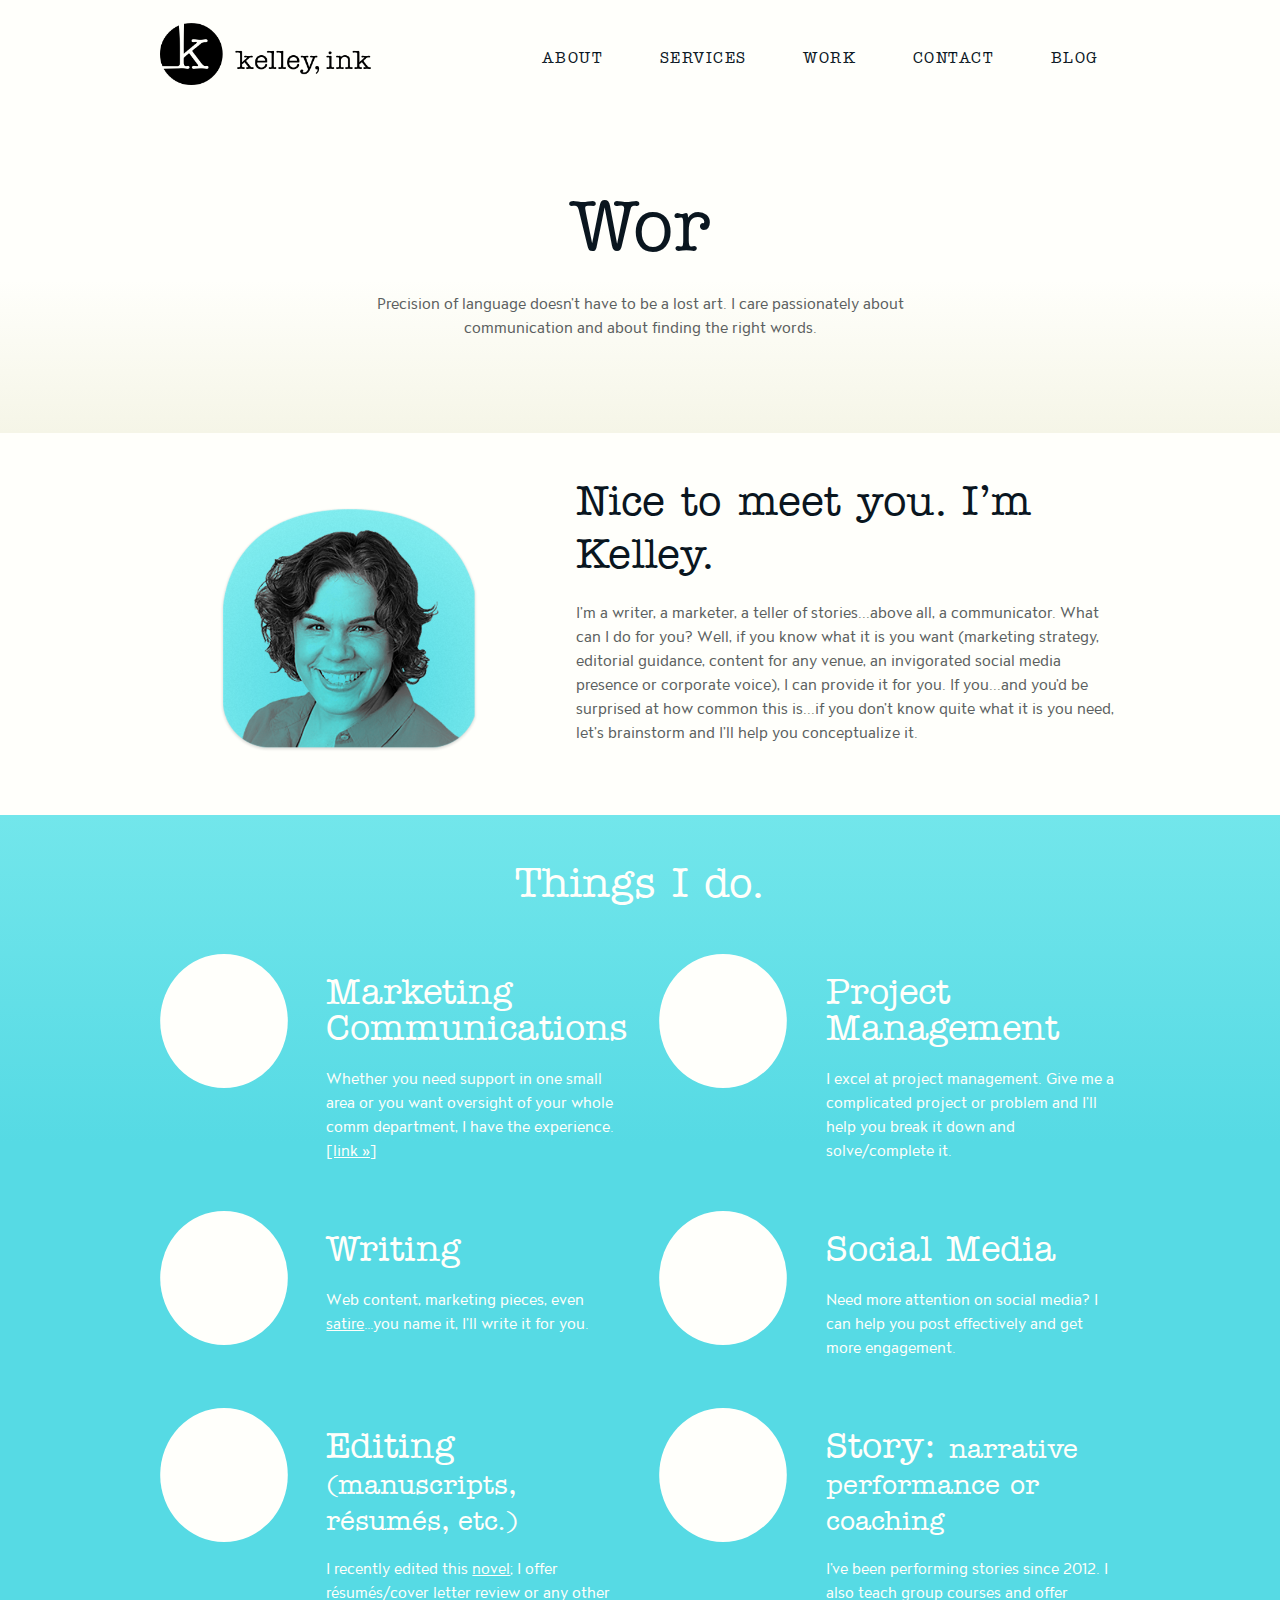
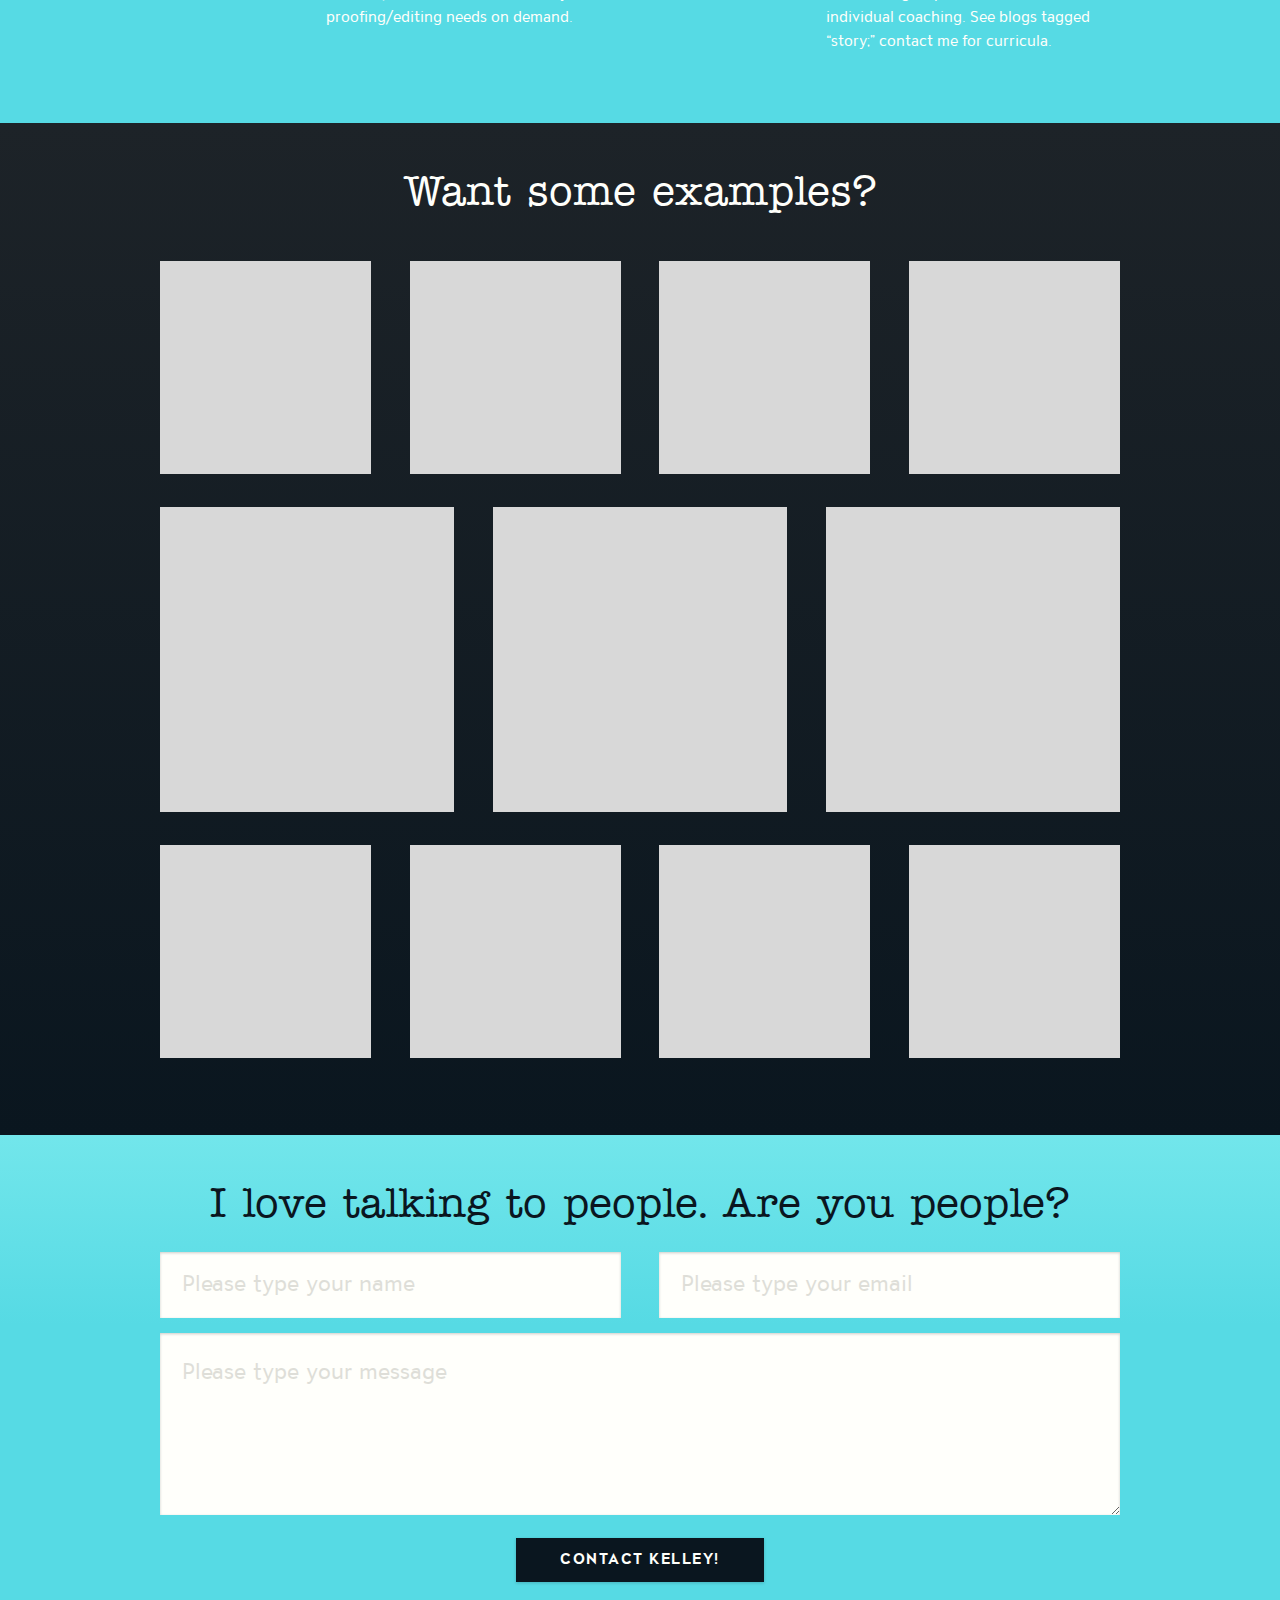
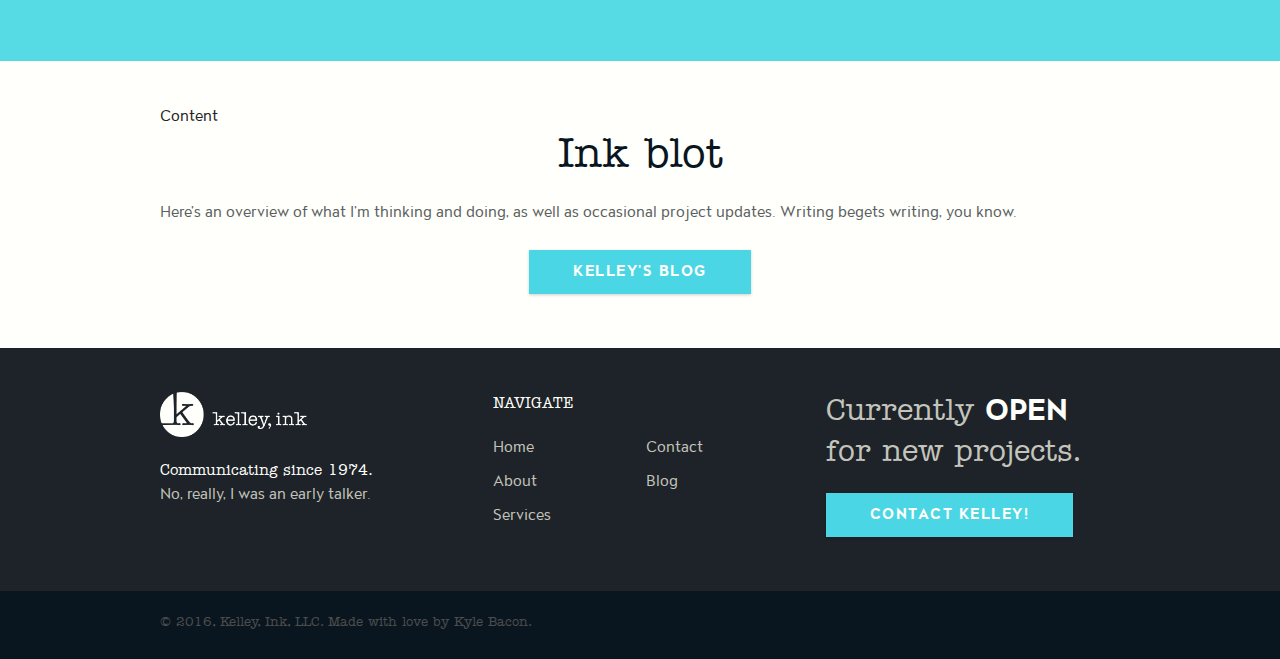
<file: index.html>
<!DOCTYPE html>
<html>
    <head>
		<meta charset="utf-8">
        <title>Kelley.ink Under Construction</title>
        
		<meta name="viewport" content="width=device-width, initial-scale=1">
        <link rel="stylesheet" type="text/css" href="css/normalize.css">
        <link rel="stylesheet" type="text/css" href="css/skeleton.css">
        <link rel="stylesheet" type="text/css" href="css/work.css">
        
        <link rel="apple-touch-icon-precomposed" sizes="57x57" href="http://www.kelley.ink/images/apple-touch-icon-57x57.png" />
        <link rel="apple-touch-icon-precomposed" sizes="114x114" href="http://www.kelley.ink/images/apple-touch-icon-114x114.png" />
        <link rel="apple-touch-icon-precomposed" sizes="72x72" href="http://www.kelley.ink/images/apple-touch-icon-72x72.png" />
        <link rel="apple-touch-icon-precomposed" sizes="144x144" href="http://www.kelley.ink/images/apple-touch-icon-144x144.png" />
        <link rel="apple-touch-icon-precomposed" sizes="120x120" href="http://www.kelley.ink/images/apple-touch-icon-120x120.png" />
        <link rel="apple-touch-icon-precomposed" sizes="152x152" href="http://www.kelley.ink/images/apple-touch-icon-152x152.png" />
        <link rel="icon" type="image/png" href="http://www.kelley.ink/images/favicon-32x32.png" sizes="32x32" />
        <link rel="icon" type="image/png" href="http://www.kelley.ink/images/favicon-16x16.png" sizes="16x16" />
        <meta name="application-name" content="Kelley.Ink"/>
        <meta name="msapplication-TileColor" content="#FFFFFF" />
        <meta name="msapplication-TileImage" content="http://www.kelley.ink/mstile-144x144.png" />
        <meta name="robots" content="noindex, nofollow">
        <script src="https://ajax.googleapis.com/ajax/libs/jquery/2.2.0/jquery.min.js"></script>
        <script src="js/function.js"></script>
        <script src="js/typed.js"></script>
    </head>
    <body>
        <header class="header-bg cream-bg">
            <div class="nav">
                <div class="nav-bar">
                    <div class="row">
                        <div class="container">
                        <div class="three columns header-logo">
                            <a href="/"><img class="header-logo" src="images/header-logo.png" /></a>
                        </div>
                            <div class="nine columns">
                                <nav class="nav-bar">
                                    <ul class="nav-list u-pull-right">
                                        <li class="nav-item"><a class="nav-link" href="#about">About</a></li>
                                        <li class="nav-item"><a class="nav-link" href="#services">Services</a></li>
                                        <li class="nav-item"><a class="nav-link" href="#work">Work</a></li>
                                        <li class="nav-item"><a class="nav-link" href="#contact">Contact</a></li>
                                        <li class="nav-item"><a class="nav-link" href="/blog/">Blog</a></li>
                                    </ul>
                                </nav>
                            </div>
                        </div>
                    </div>
                </div>
            </div>
        </header>
        <div class="cream-gradient-bg">
            <div class="container">
                <div class="row"><!--begin opening statement-->
                    <div class="">
                        <div id="typed-strings">  
                            <h1 class="element opening-heading">Words, matter.<span class="typed-cursor">|</span></h1>
                        </div>
                        <span id="typed"></span>
                    </div>
                    <p class="opening-text">Precision of language doesn’t have to be a lost art. I care passionately about communication and about finding the right words.</p>
                </div><!--end opening statement-->
            </div>
        </div>
        <div class="about-bg cream-bg section-pad" id="about">
            <div class="container">
                <div class="row">
                    <div class="five columns headshot-pad">
                        <img class="headshot" src="images/kelley-headshot.png" alt="A photo of Kelley" />
                    </div>
                    <div class="seven columns">
                        <h2 class="subtitle-right about">Nice to meet you. I’m Kelley.</h2>
                        <p>I’m a writer, a marketer, a teller of stories...above all, a communicator. What can I do for you? Well, if you know what it is you want (marketing strategy, editorial guidance, content for any venue, an invigorated social media presence or corporate voice), I can provide it for you. If you...and you’d be surprised at how common this is...if you don’t know quite what it is you need, let’s brainstorm and I’ll help you conceptualize it.</p>
                    </div>
                </div>
            </div>
        </div>
        <div class="services-bg blue-gradient-bg section-pad" id="services">
            <div class="container">
                <h2 class="subtitle services">Things I do.</h2>
                <div class="row row-1">
                    <div class="two columns">
                        <object class="icon" data="images/icon-1.svg"></object>
                    </div>
                    <div class="four columns">
                    <h3 class="subhead services">Marketing Communications</h3>
                        <p class="services-brief">Whether you need support in one small area or you want oversight of your whole comm department, I have the experience. <a class="link-knockout" href="#" target="_blank">[link »]</a></p>
                    </div>
                    <div class="two columns">
                        <object class="icon" data="images/icon-1.svg"></object>
                    </div>
                    <div class="four columns">
                        <h3 class="subhead services">Project Management</h3>
                        <p class="services-brief"> I excel at project management. Give me a complicated project or problem and I’ll help you break it down and solve/complete it.</p>
                    </div>
                </div>
                <div class="row row-2">
                    <div class="two columns">
                        <object class="icon" data="images/icon-1.svg"></object>
                    </div>
                    <div class="four columns">
                        <h3 class="subhead services">Writing</h3>
                        <p class="services-brief">Web content, marketing pieces, even <a class="link-knockout" href="http://myweekinsports.blogspot.com/" target="_blank">satire</a>&#8230;you name it, I’ll write it for you.</p>
                    </div>
                    <div class="two columns">
                        <object class="icon" data="images/icon-1.svg"></object>
                    </div>
                    <div class="four columns">
                        <h3 class="subhead services">Social Media</h3>
                        <p class="services-brief">Need more attention on social media? I can help you post effectively and get more engagement.</p>
                    </div>
                </div>
                <div class="row row-3">
                    <div class="two columns">
                        <object class="icon" data="images/icon-1.svg"></object>
                    </div>
                    <div class="four columns">
                        <h3 class="subhead services">Editing <span class="services-heading-smaller">(manuscripts, résumés, etc.)</span></h3>
                        <p class="services-brief">I recently edited this <a class="link-knockout" href="http://www.amazon.com/Soolie-Beetch-Dying-Gypsie-Raleigh-ebook/dp/B019GGC628" target="_blank">novel</a>; I offer résumés/cover letter review or any other proofing/editing needs on demand.</p>
                    </div>
                    <div class="two columns">
                        <object class="icon" data="images/icon-1.svg"></object>
                    </div>
                    <div class="four columns">
                        <h3 class="subhead services">Story: <span class="services-heading-smaller">narrative performance or coaching</span></h3>
                        <p class="services-brief">I’ve been performing stories since 2012. I also teach group courses and offer individual coaching. See blogs tagged “story;” contact me for curricula.</p>
                    </div>
                </div>
            </div>
        </div>
        <section class="work-bg black-gradient-bg section-pad" id="work">
            <div class="container work">
                <h2 class="subtitle">Want some examples?</h2>
                <div class="row">
                    <div class="three columns">
                        <a class="work-link" href="/work/health-republic-website.html">
                            <div class="work-image-box work-one">
                                <div class="work-image-content">
                                    <div class="work-caption">
                                        <span class="work-title">Alternative Care One pager</span>
                                        <span class="work-body">Lorem ipsum dolor sit amet, consectetur adipiscing elit.</span>
                                    </div>
                                </div>
                            </div>
                        </a>
                    </div>
                    <div class="three columns">
                        <a class="work-link" href="#">
                            <div class="work-image-box work-one">
                                <div class="work-image-content">
                                    <div class="work-caption">
                                        <span class="work-title">Alternative Care One pager</span>
                                        <span class="work-body">Lorem ipsum dolor sit amet, consectetur adipiscing elit.</span>
                                    </div>
                                </div>
                            </div>
                        </a>
                    </div>
                    <div class="three columns">
                       <a class="work-link" href="#">
                            <div class="work-image-box work-one">
                                <div class="work-image-content">
                                    <div class="work-caption">
                                        <span class="work-title">Alternative Care One pager</span>
                                        <span class="work-body">Lorem ipsum dolor sit amet, consectetur adipiscing elit.</span>
                                    </div>
                                </div>
                            </div>
                        </a>
                    </div>
                    <div class="three columns">
                        <a class="work-link" href="#">
                            <div class="work-image-box work-one">
                                <div class="work-image-content">
                                    <div class="work-caption">
                                        <span class="work-title">Alternative Care One pager</span>
                                        <span class="work-body">Lorem ipsum dolor sit amet, consectetur adipiscing elit.</span>
                                    </div>
                                </div>
                            </div>
                        </a>
                    </div>
                </div>
                <div class="row">
                    <div class="four columns">
                        <a class="work-link" href="#">
                            <div class="work-image-box large work-one">
                                <div class="work-image-content">
                                    <div class="work-caption">
                                        <span class="work-title">Alternative Care One pager</span>
                                        <span class="work-body">Lorem ipsum dolor sit amet, consectetur adipiscing elit.</span>
                                    </div>
                                </div>
                            </div>
                        </a>
                    </div>
                    <div class="four columns">
                        <a class="work-link" href="#">
                            <div class="work-image-box large work-one">
                                <div class="work-image-content">
                                    <div class="work-caption">
                                        <span class="work-title">Alternative Care One pager</span>
                                        <span class="work-body">Lorem ipsum dolor sit amet, consectetur adipiscing elit.</span>
                                    </div>
                                </div>
                            </div>
                        </a>
                    </div>
                    <div class="four columns">
                        <a class="work-link" href="#">
                            <div class="work-image-box large work-one">
                                <div class="work-image-content">
                                    <div class="work-caption">
                                        <span class="work-title">Alternative Care One pager</span>
                                        <span class="work-body">Lorem ipsum dolor sit amet, consectetur adipiscing elit.</span>
                                    </div>
                                </div>
                            </div>
                        </a>
                    </div>
                </div>
                <div class="row">
                    <div class="three columns">
                        <a class="work-link" href="#">
                            <div class="work-image-box work-one">
                                <div class="work-image-content">
                                    <div class="work-caption">
                                        <span class="work-title">Alternative Care One pager</span>
                                        <span class="work-body">Lorem ipsum dolor sit amet, consectetur adipiscing elit.</span>
                                    </div>
                                </div>
                            </div>
                        </a>
                    </div>
                    <div class="three columns">
                        <a class="work-link" href="#">
                            <div class="work-image-box work-one">
                                <div class="work-image-content">
                                    <div class="work-caption">
                                        <span class="work-title">Alternative Care One pager</span>
                                        <span class="work-body">Lorem ipsum dolor sit amet, consectetur adipiscing elit.</span>
                                    </div>
                                </div>
                            </div>
                        </a>
                    </div>
                    <div class="three columns">
                        <a class="work-link" href="#">
                            <div class="work-image-box work-one">
                                <div class="work-image-content">
                                    <div class="work-caption">
                                        <span class="work-title">Alternative Care One pager</span>
                                        <span class="work-body">Lorem ipsum dolor sit amet, consectetur adipiscing elit.</span>
                                    </div>
                                </div>
                            </div>
                        </a>
                    </div>
                    <div class="three columns">
                        <a class="work-link" href="#">
                            <div class="work-image-box work-one">
                                <div class="work-image-content">
                                    <div class="work-caption">
                                        <span class="work-title">Alternative Care One pager</span>
                                        <span class="work-body">Lorem ipsum dolor sit amet, consectetur adipiscing elit.</span>
                                    </div>
                                </div>
                            </div>
                        </a>
                    </div>
                </div>
            </div>
        </section>
        <div class="contact-bg section-pad blue-gradient-bg" id="contact">
            <div class="container">
                <h2 class="subtitle contact">I love talking to people. Are you people?</h2>
                <form>
                    <div class="row">
                        <div class="six columns">
                            <input class="u-full-width" type="text" placeholder="Please type your name">
                        </div>
                        <div class="six columns">
                            <input class="u-full-width" type="email" placeholder="Please type your email">
                        </div>
                    </div>
                    <textarea class="u-max-full-width u-full-width" placeholder="Please type your message"></textarea>
                    <div class="u-button-center">
                        <input class="button button-dark" type="submit" name="contact" value="Contact Kelley!">
                    </div>
                </form>
            </div>
        </div>
        <div class="blog-bg cream-bg section-pad" id="blog">
            <div class="container">
                <div class="blog-carousel">Content</div>
                <div class="blog-text">
                    <h2 class="subtitle blog">Ink blot</h2>
                    <p class="blog-brief class="services-brief"">Here’s an overview of what I’m thinking and doing, as well as occasional project updates. Writing begets writing, you know.</p>
                    <div class="u-button-center">
                        <a href="blog/"><button class="button">Kelley's Blog</button></a>
                    </div>
                </div>
            </div>
        </div>
        <div class="footer-bg section-pad"><!--begin footer-->
            <div class="container">
                <div class="row">
                    <footer>
                        <div class="four columns">
                            <a href="#"><img class="footer-logo" src="images/footer-logo.png" alt="Kelley, ink footer logo" /></a>
                            <h6 class="footer-head footer-heading-override">Communicating since 1974.</h6>
                            <p class="footer-text knockout-darker">No, really, I was an early talker.</p>
                        </div>
                        <div class="four columns">
                            <h6 class="footer-head">NAVIGATE</h6>
                            <ul class="footer-nav-list">
                                <div class="six columns">
                                        <li class="footer-nav-item"><a class="footer-nav-link" href="#">Home</a></li>
                                        <li class="footer-nav-item"><a class="footer-nav-link" href="#about">About</a></li>
                                        <li class="footer-nav-item"><a class="footer-nav-link" href="#services">Services</a></li>
                                    </div>
                                    <div class="six columns">
                                        <li class="footer-nav-item"><a class="footer-nav-link" href="#contact">Contact</a></li>
                                        <li class="footer-nav-item"><a class="footer-nav-link" href="/blog/">Blog</a></li>
                                    </div>
                            </ul>
                        </div>
                        <div class="four columns">
                            <h4 class="knockout-darker">Currently <span class="knockout project-avail">open</span> for new projects.</h4>
                            <a href="http://www.kylebaconcreative.com/" target="_blank"><button class="button">Contact Kelley!</button></a>
                        </div>
                    </footer>
                </div>
            </div>
        </div>
        
        <section class="copyright-bg">
            <div class="container">
                <div class="row">
                    <p class="copyright-text">&copy; 2016, Kelley, Ink, LLC. Made with love by <a href="http://www.kylebaconcreative.com/" target="_blank">Kyle Bacon</a>.</p>
                </div>
            </div>
        </section>
            <!--End Footer-->
    </body>
</html>
</file>
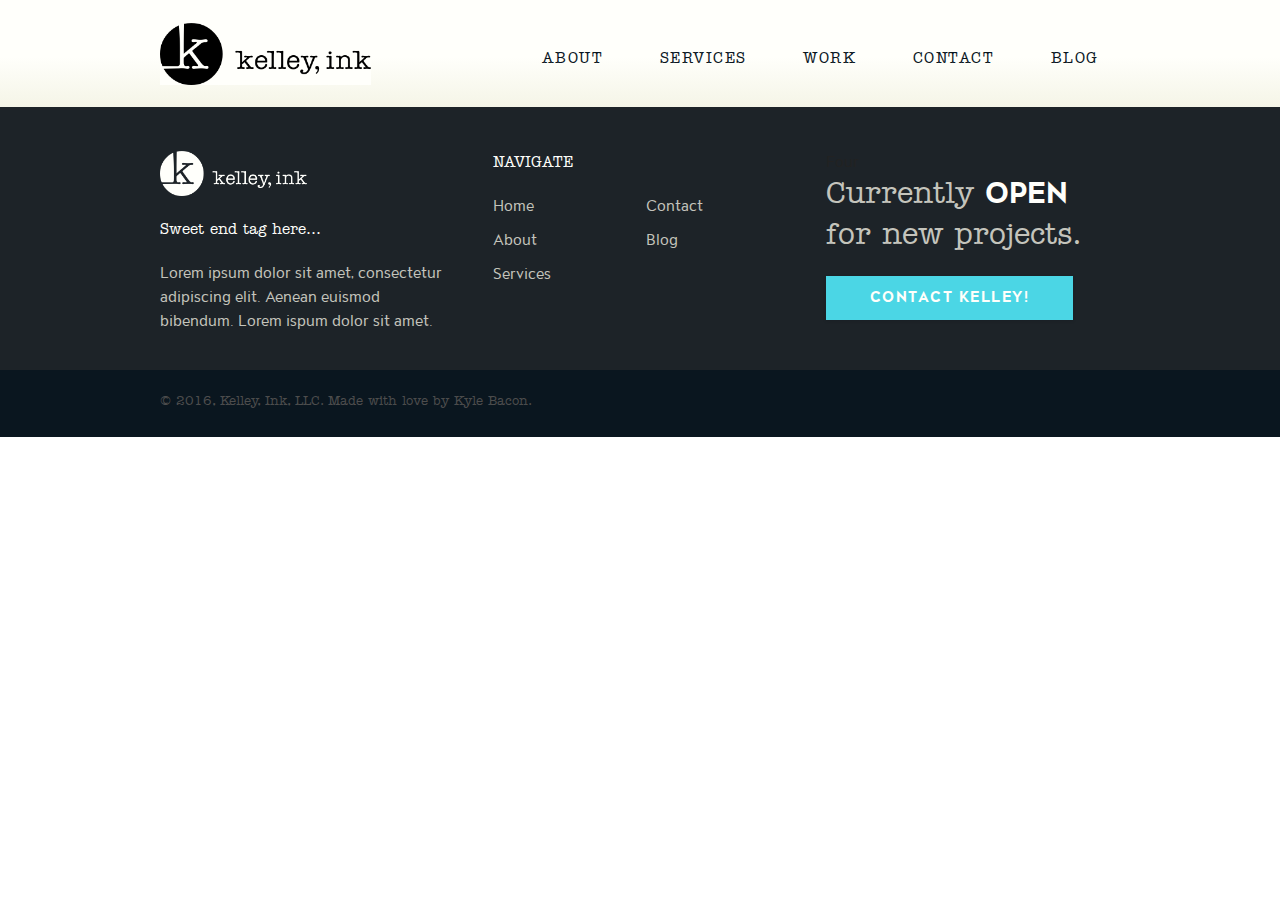
<file: blog/index.html>
<!DOCTYPE html>
<html>
    <head>
		<meta charset="utf-8">
        <title>Kelley.ink Under Construction</title>
        
		<meta name="viewport" content="width=device-width, initial-scale=1">
        <link rel="stylesheet" type="text/css" href="../css/normalize.css">
        <link rel="stylesheet" type="text/css" href="../css/skeleton.css">
        
        <link rel="apple-touch-icon-precomposed" sizes="57x57" href="http://www.kelley.ink/images/apple-touch-icon-57x57.png" />
        <link rel="apple-touch-icon-precomposed" sizes="114x114" href="http://www.kelley.ink/images/apple-touch-icon-114x114.png" />
        <link rel="apple-touch-icon-precomposed" sizes="72x72" href="http://www.kelley.ink/images/apple-touch-icon-72x72.png" />
        <link rel="apple-touch-icon-precomposed" sizes="144x144" href="http://www.kelley.ink/images/apple-touch-icon-144x144.png" />
        <link rel="apple-touch-icon-precomposed" sizes="120x120" href="http://www.kelley.ink/images/apple-touch-icon-120x120.png" />
        <link rel="apple-touch-icon-precomposed" sizes="152x152" href="http://www.kelley.ink/images/apple-touch-icon-152x152.png" />
        <link rel="icon" type="image/png" href="http://www.kelley.ink/images/favicon-32x32.png" sizes="32x32" />
        <link rel="icon" type="image/png" href="http://www.kelley.ink/images/favicon-16x16.png" sizes="16x16" />
        <meta name="application-name" content="Kelley.Ink"/>
        <meta name="msapplication-TileColor" content="#FFFFFF" />
        <meta name="msapplication-TileImage" content="http://www.kelley.ink/mstile-144x144.png" />
        <meta name="robots" content="noindex, nofollow">
        <script src="https://ajax.googleapis.com/ajax/libs/jquery/2.2.0/jquery.min.js"></script>
        <script src="../js/function.js"></script>
        
    </head>
    <body>
        <header class="header-bg cream-gradient-bg">
            <div class="nav">
                <div class="nav-bar">
                    <div class="row">
                        <div class="container">
                        <div class="three columns header-logo">
                            <a href="/"><img class="header-logo" src="../images/header-logo.png" /></a>
                        </div>
                            <div class="nine columns">
                                <nav class="nav-bar">
                                    <ul class="nav-list u-pull-right">
                                        <li class="nav-item"><a class="nav-link" href="#about">About</a></li>
                                        <li class="nav-item"><a class="nav-link" href="#services">Services</a></li>
                                        <li class="nav-item"><a class="nav-link" href="#work">Work</a></li>
                                        <li class="nav-item"><a class="nav-link" href="#contact">Contact</a></li>
                                        <li class="nav-item"><a class="nav-link" href="/blog/">Blog</a></li>
                                    </ul>
                                </nav>
                            </div>
                        </div>
                    </div>
                </div>
            </div>
        </header>
        <div class="footer-bg footer-section-pad"><!--begin footer-->
            <div class="container">
                <div class="row">
                    <footer>
                        <div class="four columns">
                            <a href="#"><img class="footer-logo" src="../images/footer-logo.png" alt="Kelley, ink footer logo" /></a>
                            <h6 class="footer-head">Sweet end tag here…</h6>
                            <p class="footer-text knockout-darker">Lorem ipsum dolor sit amet, consectetur adipiscing elit. Aenean euismod bibendum. Lorem ispum dolor sit amet.</p>
                        </div>
                        <div class="four columns">
                            <h6 class="footer-head">NAVIGATE</h6>
                            <ul class="footer-nav-list">
                                <div class="six columns">
                                        <li class="footer-nav-item"><a class="footer-nav-link" href="#">Home</a></li>
                                        <li class="footer-nav-item"><a class="footer-nav-link" href="#about">About</a></li>
                                        <li class="footer-nav-item"><a class="footer-nav-link" href="#services">Services</a></li>
                                    </div>
                                    <div class="six columns">
                                        <li class="footer-nav-item"><a class="footer-nav-link" href="#contact">Contact</a></li>
                                        <li class="footer-nav-item"><a class="footer-nav-link" href="/blog/">Blog</a></li>
                                    </div>
                            </ul>
                        </div>
                        <div class="four columns">Four
                            <h4 class="knockout-darker">Currently <span class="knockout project-avail">open</span> for new projects.</h4>
                            <a href="http://www.kylebaconcreative.com/" target="_blank"><button class="button">Contact Kelley!</button></a>
                        </div>
                    </footer>
                </div>
            </div>
        </div>
        
        <section class="copyright-bg">
            <div class="container">
                <div class="row">
                    <p class="copyright-text">&copy; 2016, Kelley, Ink, LLC. Made with love by <a href="http://www.kylebaconcreative.com/" target="_blank">Kyle Bacon</a>.</p>
                </div>
            </div>
        </section>
            <!--End Footer-->
    </body>
</html>
</file>
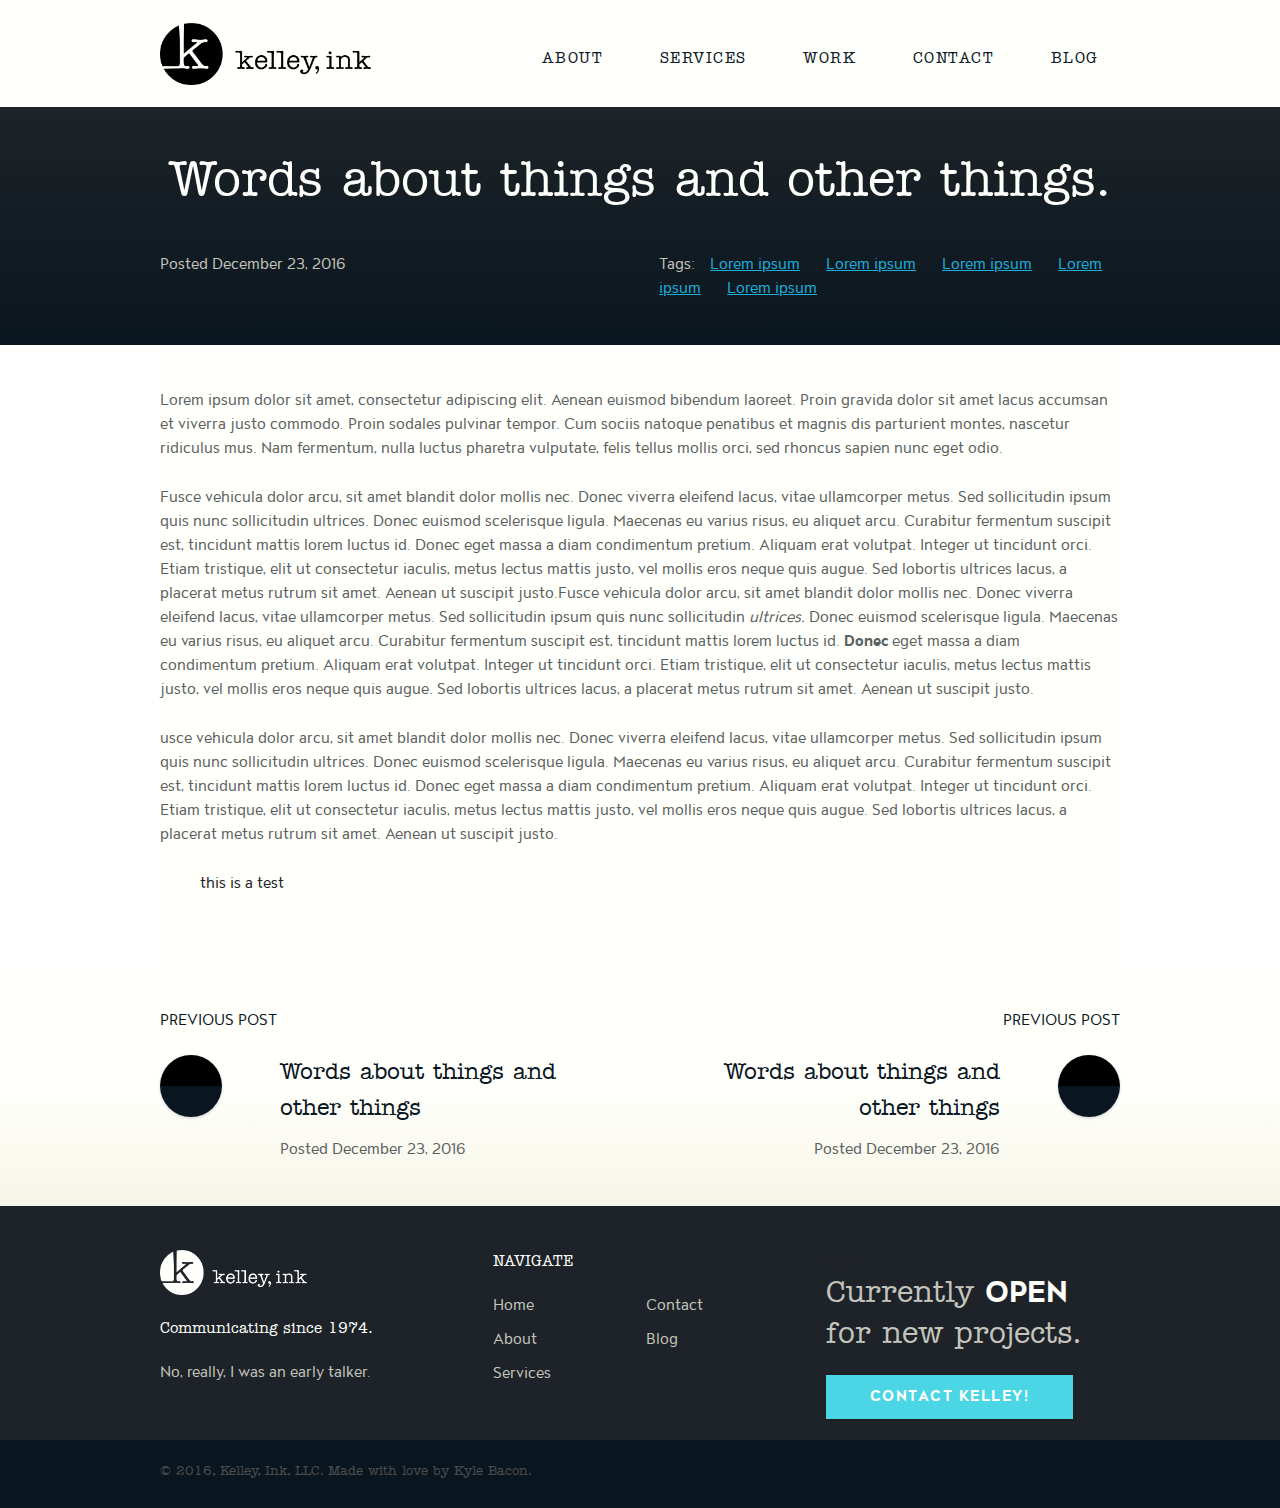
<file: blog/blog-post-template.html>
<!DOCTYPE html>
<html>
    <head>
		<meta charset="utf-8">
        <title>Kelley.ink Under Construction</title>
        
		<meta name="viewport" content="width=device-width, initial-scale=1">
        <link rel="stylesheet" type="text/css" href="../css/normalize.css">
        <link rel="stylesheet" type="text/css" href="../css/skeleton.css">
        <link rel="stylesheet" type="text/css" href="../css/work.css">
        
        <link rel="apple-touch-icon-precomposed" sizes="57x57" href="http://www.kelley.ink/images/apple-touch-icon-57x57.png" />
        <link rel="apple-touch-icon-precomposed" sizes="114x114" href="http://www.kelley.ink/images/apple-touch-icon-114x114.png" />
        <link rel="apple-touch-icon-precomposed" sizes="72x72" href="http://www.kelley.ink/images/apple-touch-icon-72x72.png" />
        <link rel="apple-touch-icon-precomposed" sizes="144x144" href="http://www.kelley.ink/images/apple-touch-icon-144x144.png" />
        <link rel="apple-touch-icon-precomposed" sizes="120x120" href="http://www.kelley.ink/images/apple-touch-icon-120x120.png" />
        <link rel="apple-touch-icon-precomposed" sizes="152x152" href="http://www.kelley.ink/images/apple-touch-icon-152x152.png" />
        <link rel="icon" type="image/png" href="http://www.kelley.ink/images/favicon-32x32.png" sizes="32x32" />
        <link rel="icon" type="image/png" href="http://www.kelley.ink/images/favicon-16x16.png" sizes="16x16" />
        <meta name="application-name" content="Kelley.Ink"/>
        <meta name="msapplication-TileColor" content="#FFFFFF" />
        <meta name="msapplication-TileImage" content="http://www.kelley.ink/mstile-144x144.png" />
        <meta name="robots" content="noindex, nofollow">
        <script src="https://ajax.googleapis.com/ajax/libs/jquery/2.2.0/jquery.min.js"></script>
        <script src="../js/function.js"></script>
        <script src="../js/typed.js"></script>
    </head>
    <body>
        <header class="header-bg cream-bg">
            <div class="nav">
                <div class="nav-bar">
                    <div class="row">
                        <div class="container">
                        <div class="three columns header-logo">
                            <a href="/"><img class="header-logo" src="../images/header-logo.png" /></a>
                        </div>
                            <div class="nine columns">
                                <nav class="nav-bar">
                                    <ul class="nav-list u-pull-right">
                                        <li class="nav-item"><a class="nav-link" href="#about">About</a></li>
                                        <li class="nav-item"><a class="nav-link" href="#services">Services</a></li>
                                        <li class="nav-item"><a class="nav-link" href="#work">Work</a></li>
                                        <li class="nav-item"><a class="nav-link" href="#contact">Contact</a></li>
                                        <li class="nav-item"><a class="nav-link" href="/blog/">Blog</a></li>
                                    </ul>
                                </nav>
                            </div>
                        </div>
                    </div>
                </div>
            </div>
        </header>
        <section class="blog-post black-gradient-bg section-pad">
            <div class="container">
            <h1 class="subtitle">Words about things and other things.</h1>
                <div class="row">
                    <div class="six columns">
                        <div class="post-date">Posted December 23, 2016</div>
                    </div>
                    <div class="six columns">
                        <div class="tag-heading">Tags:</div>
                        <ul class="tag-list">
                            <li class="tag-item"><a href="#">Lorem ipsum</a></li>
                            <li class="tag-item"><a href="#">Lorem ipsum</a></li>
                            <li class="tag-item"><a href="#">Lorem ipsum</a></li>
                            <li class="tag-item"><a href="#">Lorem ipsum</a></li>
                            <li class="tag-item"><a href="#">Lorem ipsum</a></li>
                        </ul>
                    </div>
                </div>
            </div>
        </section>
        <article class="container section-pad cream-bg">
            <p>Lorem ipsum dolor sit amet, consectetur adipiscing elit. Aenean euismod bibendum laoreet. Proin gravida dolor sit amet lacus accumsan et viverra justo commodo. Proin sodales pulvinar tempor. Cum sociis natoque penatibus et magnis dis parturient montes, nascetur ridiculus mus. Nam fermentum, nulla luctus pharetra vulputate, felis tellus mollis orci, sed rhoncus sapien nunc eget odio.</p>
            <p>Fusce vehicula dolor arcu, sit amet blandit dolor mollis nec. Donec viverra eleifend lacus, vitae ullamcorper metus. Sed sollicitudin ipsum quis nunc sollicitudin ultrices. Donec euismod scelerisque ligula. Maecenas eu varius risus, eu aliquet arcu. Curabitur fermentum suscipit est, tincidunt mattis lorem luctus id. Donec eget massa a diam condimentum pretium. Aliquam erat volutpat. Integer ut tincidunt orci. Etiam tristique, elit ut consectetur iaculis, metus lectus mattis justo, vel mollis eros neque quis augue. Sed lobortis ultrices lacus, a placerat metus rutrum sit amet. Aenean ut suscipit justo.Fusce vehicula dolor arcu, sit amet blandit dolor mollis nec. Donec viverra eleifend lacus, vitae ullamcorper metus. Sed sollicitudin ipsum quis nunc sollicitudin <em>ultrices.</em> Donec euismod scelerisque ligula. Maecenas eu varius risus, eu aliquet arcu. Curabitur fermentum suscipit est, tincidunt mattis lorem luctus id. <strong>Donec</strong> eget massa a diam condimentum pretium. Aliquam erat volutpat. Integer ut tincidunt orci. Etiam tristique, elit ut consectetur iaculis, metus lectus mattis justo, vel mollis eros neque quis augue. Sed lobortis ultrices lacus, a placerat metus rutrum sit amet. Aenean ut suscipit justo.</p>
            <p>usce vehicula dolor arcu, sit amet blandit dolor mollis nec. Donec viverra eleifend lacus, vitae ullamcorper metus. Sed sollicitudin ipsum quis nunc sollicitudin ultrices. Donec euismod scelerisque ligula. Maecenas eu varius risus, eu aliquet arcu. Curabitur fermentum suscipit est, tincidunt mattis lorem luctus id. Donec eget massa a diam condimentum pretium. Aliquam erat volutpat. Integer ut tincidunt orci. Etiam tristique, elit ut consectetur iaculis, metus lectus mattis justo, vel mollis eros neque quis augue. Sed lobortis ultrices lacus, a placerat metus rutrum sit amet. Aenean ut suscipit justo.</p>
            <blockquote>
                this is a test
            </blockquote>
        </article>
        <section class="post-carousel cream-gradient-bg section-pad">
            <div class="row container">
                <div class="six columns">
                    <div class="post-nav">Previous post</div>
                    <div class="post-carousel-item">
                        <div class="row">
                            <div class="three columns">
                                <a href="#"><div class="post-circle"></div></a>
                            </div>
                            <div class="nine columns">
                                <h6 class="post-carousel-heading">Words about things and other things</h6>
                                <div class="post-carousel-date">Posted December 23, 2016</div>
                            </div>
                        </div>
                    </div>
                </div>
                <div class="six columns right">
                    <div class="post-nav">Previous post</div>
                    <div class="post-carousel-item">
                        <div class="row">
                            <div class="nine columns">
                                <h6 class="post-carousel-heading">Words about things and other things</h6>
                                <div class="post-carousel-date">Posted December 23, 2016</div>
                            </div>
                             <div class="three columns">
                                <a href="#"><div class="post-circle u-pull-right"></div></a>
                            </div>
                        </div>
                    </div>
                </div>
            </div>
        </section>
        <div class="footer-bg footer-section-pad"><!--begin footer-->
            <div class="container">
                <div class="row">
                    <footer>
                        <div class="four columns">
                            <a href="#"><img class="footer-logo" src="../images/footer-logo.png" alt="Kelley, ink footer logo" /></a>
                            <h6 class="footer-head">Communicating since 1974.</h6>
                            <p class="footer-text knockout-darker">No, really, I was an early talker.</p>
                        </div>
                        <div class="four columns">
                            <h6 class="footer-head">NAVIGATE</h6>
                            <ul class="footer-nav-list">
                                <div class="six columns">
                                        <li class="footer-nav-item"><a class="footer-nav-link" href="#">Home</a></li>
                                        <li class="footer-nav-item"><a class="footer-nav-link" href="#about">About</a></li>
                                        <li class="footer-nav-item"><a class="footer-nav-link" href="#services">Services</a></li>
                                    </div>
                                    <div class="six columns">
                                        <li class="footer-nav-item"><a class="footer-nav-link" href="#contact">Contact</a></li>
                                        <li class="footer-nav-item"><a class="footer-nav-link" href="/blog/">Blog</a></li>
                                    </div>
                            </ul>
                        </div>
                        <div class="four columns">Four
                            <h4 class="knockout-darker">Currently <span class="knockout project-avail">open</span> for new projects.</h4>
                            <a href="http://www.kylebaconcreative.com/" target="_blank"><button class="button">Contact Kelley!</button></a>
                        </div>
                    </footer>
                </div>
            </div>
        </div>
        
        <section class="copyright-bg">
            <div class="container">
                <div class="row">
                    <p class="copyright-text">&copy; 2016, Kelley, Ink, LLC. Made with love by <a href="http://www.kylebaconcreative.com/" target="_blank">Kyle Bacon</a>.</p>
                </div>
            </div>
        </section>
            <!--End Footer-->
    </body>
</html>
</file>
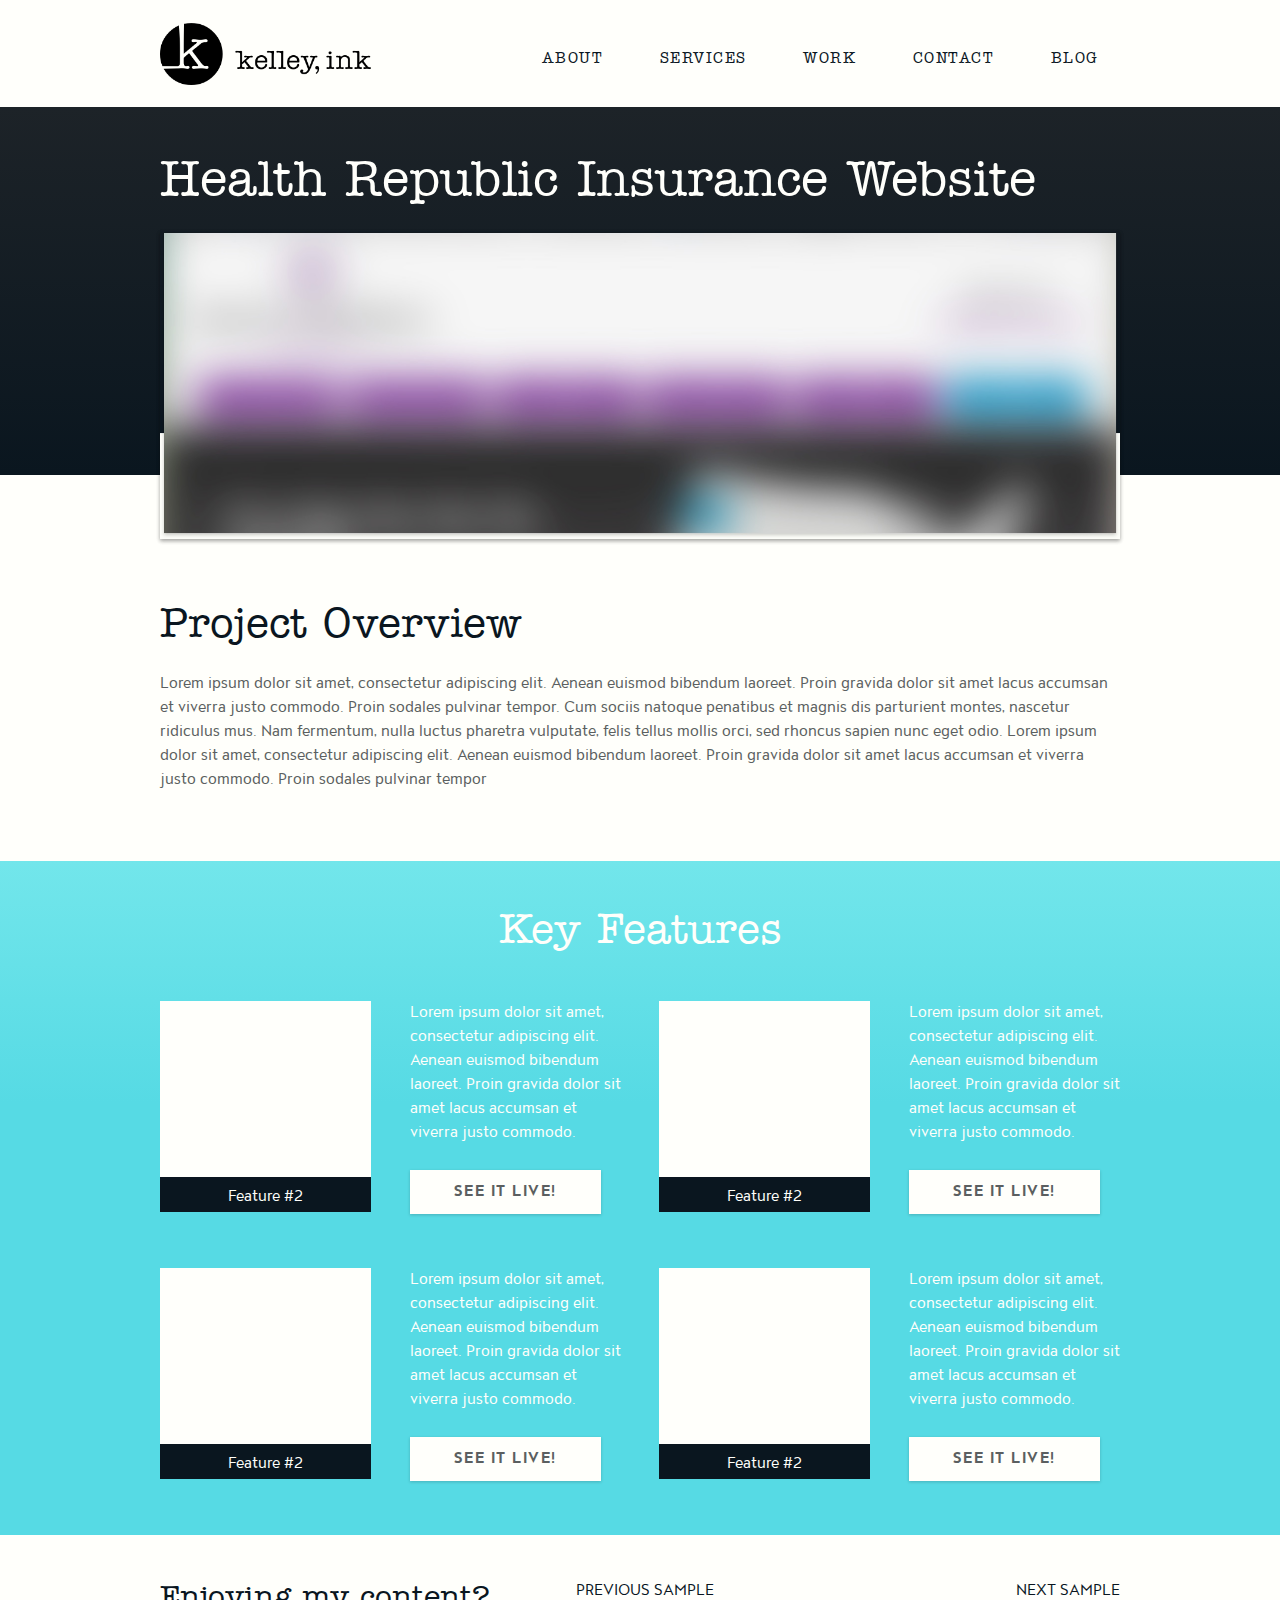
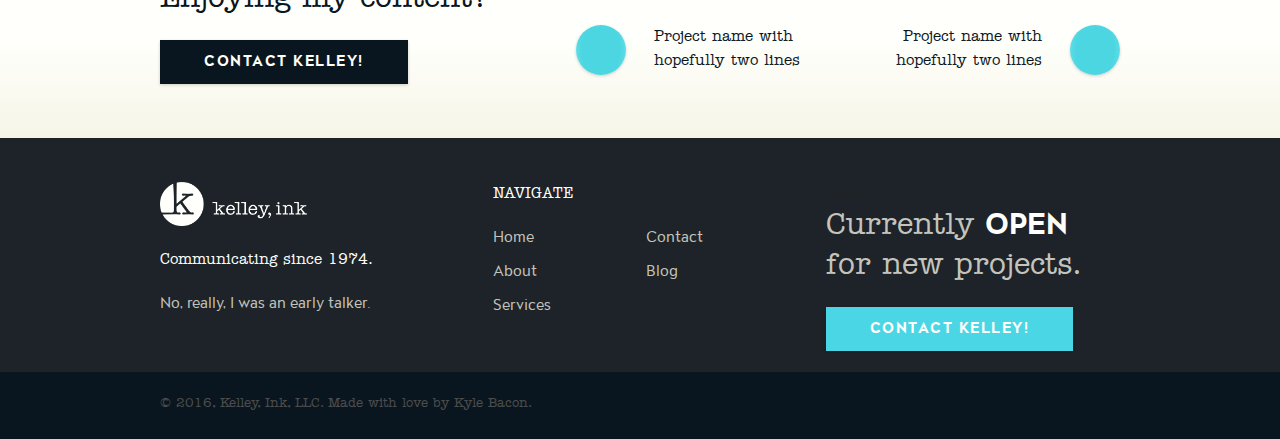
<file: work/health-republic-website.html>
<!DOCTYPE html>
<html>
    <head>
		<meta charset="utf-8">
        <title>Kelley.ink Under Construction</title>
        
		<meta name="viewport" content="width=device-width, initial-scale=1">
        <link rel="stylesheet" type="text/css" href="../css/normalize.css">
        <link rel="stylesheet" type="text/css" href="../css/skeleton.css">
        
        <link rel="apple-touch-icon-precomposed" sizes="57x57" href="http://www.kelley.ink/images/apple-touch-icon-57x57.png" />
        <link rel="apple-touch-icon-precomposed" sizes="114x114" href="http://www.kelley.ink/images/apple-touch-icon-114x114.png" />
        <link rel="apple-touch-icon-precomposed" sizes="72x72" href="http://www.kelley.ink/images/apple-touch-icon-72x72.png" />
        <link rel="apple-touch-icon-precomposed" sizes="144x144" href="http://www.kelley.ink/images/apple-touch-icon-144x144.png" />
        <link rel="apple-touch-icon-precomposed" sizes="120x120" href="http://www.kelley.ink/images/apple-touch-icon-120x120.png" />
        <link rel="apple-touch-icon-precomposed" sizes="152x152" href="http://www.kelley.ink/images/apple-touch-icon-152x152.png" />
        <link rel="icon" type="image/png" href="http://www.kelley.ink/images/favicon-32x32.png" sizes="32x32" />
        <link rel="icon" type="image/png" href="http://www.kelley.ink/images/favicon-16x16.png" sizes="16x16" />
        <meta name="application-name" content="Kelley.Ink"/>
        <meta name="msapplication-TileColor" content="#FFFFFF" />
        <meta name="msapplication-TileImage" content="http://www.kelley.ink/mstile-144x144.png" />
        <meta name="robots" content="noindex, nofollow">
        <script src="https://ajax.googleapis.com/ajax/libs/jquery/2.2.0/jquery.min.js"></script>
        <script src="../js/function.js"></script>
    </head>
    <body>
        <header class="cream-bg">
            <div class="nav">
                <div class="nav-bar">
                    <div class="row">
                        <div class="container">
                        <div class="three columns header-logo">
                            <a href="/"><img class="header-logo" src="../images/header-logo.png" /></a>
                        </div>
                            <div class="nine columns">
                                <nav class="nav-bar">
                                    <ul class="nav-list u-pull-right">
                                        <li class="nav-item"><a class="nav-link" href="../#about">About</a></li>
                                        <li class="nav-item"><a class="nav-link" href="../#services">Services</a></li>
                                        <li class="nav-item"><a class="nav-link" href="../#work">Work</a></li>
                                        <li class="nav-item"><a class="nav-link" href="../#contact">Contact</a></li>
                                        <li class="nav-item"><a class="nav-link" href="../blog/">Blog</a></li>
                                    </ul>
                                </nav>
                            </div>
                        </div>
                    </div>
                </div>
            </div>
        </header>
        <section class="work-post-bg black-gradient-bg section-pad">
            <div class="container">
                <h1 class="work-post-heading">Health Republic Insurance Website</h1>
                <div class="work-post-header-image-wrap">
                    <img class="work-post-header-image bottom" src="../images/port_header_hric_website_color-temp.jpg" alt="" />
                    <img class="work-post-header-image top" src="../images/port_header_hric_website_color.jpg" alt="" />
                </div>
            </div>
        </section>
        <section class="work-project-overview-bg cream-bg section-pad">
            <div class="container">
                <h2>Project Overview</h2>
                <p>Lorem ipsum dolor sit amet, consectetur adipiscing elit. Aenean euismod bibendum laoreet. Proin gravida dolor sit amet lacus accumsan et viverra justo commodo. Proin sodales pulvinar tempor. Cum sociis natoque penatibus et magnis dis parturient montes, nascetur ridiculus mus. Nam fermentum, nulla luctus pharetra vulputate, felis tellus mollis orci, sed rhoncus sapien nunc eget odio.

                Lorem ipsum dolor sit amet, consectetur adipiscing elit. Aenean euismod bibendum laoreet. Proin gravida dolor sit amet lacus accumsan et viverra justo commodo. Proin sodales pulvinar tempor</p>
            </div>
        </section>
        <section class="work-post-key-bg blue-gradient-bg section-pad">
            <h2 class="work-post-feature-heading">Key Features</h2>
            <div class="row container work-post-feature-padding">
                <div class="three columns">
                   <div class="work-post-key-feature-wrap">
                       <div class="work-post-feature-name-wrap">
                           <div class="work-post-key-feature-heading">Feature #2</div>
                       </div>
                        <img class="work-post-key-feature-image" src="../images/feature-placeholder.png" alt="" />
                    </div>
                </div>
                <div class="three columns">
                    <p class="work-post-key-feature-body">Lorem ipsum dolor sit amet, consectetur adipiscing elit. Aenean euismod bibendum laoreet. Proin gravida dolor sit amet lacus accumsan et viverra justo commodo.</p>
                    <a href="#"><button class="button-cream">See it live!</button></a>
                </div>
                <div class="three columns">
                   <div class="work-post-key-feature-wrap">
                       <div class="work-post-feature-name-wrap">
                           <div class="work-post-key-feature-heading">Feature #2</div>
                       </div>
                        <img class="work-post-key-feature-image" src="../images/feature-placeholder.png" alt="" />
                    </div>
                </div>
                <div class="three columns">
                    <p class="work-post-key-feature-body">Lorem ipsum dolor sit amet, consectetur adipiscing elit. Aenean euismod bibendum laoreet. Proin gravida dolor sit amet lacus accumsan et viverra justo commodo.</p>
                    <a href="#"><button class="button-cream">See it live!</button></a>
                </div>
            </div>
            <div class="row container work-post-feature-padding">
                <div class="three columns">
                   <div class="work-post-key-feature-wrap">
                       <div class="work-post-feature-name-wrap">
                           <div class="work-post-key-feature-heading">Feature #2</div>
                       </div>
                        <img class="work-post-key-feature-image" src="../images/feature-placeholder.png" alt="" />
                    </div>
                </div>
                <div class="three columns">
                    <p class="work-post-key-feature-body">Lorem ipsum dolor sit amet, consectetur adipiscing elit. Aenean euismod bibendum laoreet. Proin gravida dolor sit amet lacus accumsan et viverra justo commodo.</p>
                    <a href="#"><button class="button-cream">See it live!</button></a>
                </div>
                <div class="three columns">
                   <div class="work-post-key-feature-wrap">
                       <div class="work-post-feature-name-wrap">
                           <div class="work-post-key-feature-heading">Feature #2</div>
                       </div>
                        <img class="work-post-key-feature-image" src="../images/feature-placeholder.png" alt="" />
                    </div>
                </div>
                <div class="three columns">
                    <p class="work-post-key-feature-body">Lorem ipsum dolor sit amet, consectetur adipiscing elit. Aenean euismod bibendum laoreet. Proin gravida dolor sit amet lacus accumsan et viverra justo commodo.</p>
                    <a href="#"><button class="button-cream">See it live!</button></a>
                </div>
            </div>
        </section>
        <section class="work-post-cta cream-gradient-bg section-pad">
            <div class="row container">
                <div class="five columns">
                    <h4>Enjoying my content?</h4>
                    <a href=""><button class="button-dark" type="button">Contact Kelley!</button></a>
                </div>
                <div class="seven columns">
                    <div class="six columns work-post-carousel left">
                        <div class="post-nav">Previous Sample</div>
                        <a href="#">
                            <div class="work-post-circle"></div>
                            <h6 class="work-post-carousel-heading">Project name with hopefully two lines</h6>
                        </a>
                    </div>
                    <div class="six columns work-post-carousel right">
                        <div class="post-nav">Next Sample</div>
                        <a href="#">
                            <div class="work-post-circle u-pull-right"></div>
                            <h6 class="work-post-carousel-heading">Project name with hopefully two lines</h6>
                        </a>
                    </div>
                </div>
            </div>
        </section>
        <div class="footer-bg footer-section-pad"><!--begin footer-->
            <div class="container">
                <div class="row">
                    <footer>
                        <div class="four columns">
                            <a href="#"><img class="footer-logo" src="../images/footer-logo.png" alt="Kelley, ink footer logo" /></a>
                            <h6 class="footer-head">Communicating since 1974.</h6>
                            <p class="footer-text knockout-darker">No, really, I was an early talker.</p>
                        </div>
                        <div class="four columns">
                            <h6 class="footer-head">NAVIGATE</h6>
                            <ul class="footer-nav-list">
                                <div class="six columns">
                                        <li class="footer-nav-item"><a class="footer-nav-link" href="../">Home</a></li>
                                        <li class="footer-nav-item"><a class="footer-nav-link" href="../#about">About</a></li>
                                        <li class="footer-nav-item"><a class="footer-nav-link" href="../#services">Services</a></li>
                                    </div>
                                    <div class="six columns">
                                        <li class="footer-nav-item"><a class="footer-nav-link" href="../#contact">Contact</a></li>
                                        <li class="footer-nav-item"><a class="footer-nav-link" href="../blog/">Blog</a></li>
                                    </div>
                            </ul>
                        </div>
                        <div class="four columns">Four
                            <h4 class="knockout-darker">Currently <span class="knockout project-avail">open</span> for new projects.</h4>
                            <a href="http://www.kylebaconcreative.com/" target="_blank"><button class="button">Contact Kelley!</button></a>
                        </div>
                    </footer>
                </div>
            </div>
        </div>
        <section class="copyright-bg">
            <div class="container">
                <div class="row">
                    <p class="copyright-text">&copy; 2016, Kelley, Ink, LLC. Made with love by <a href="http://www.kylebaconcreative.com/" target="_blank">Kyle Bacon</a>.</p>
                </div>
            </div>
        </section>
            <!--End Footer-->
    </body>
</html>
</file>
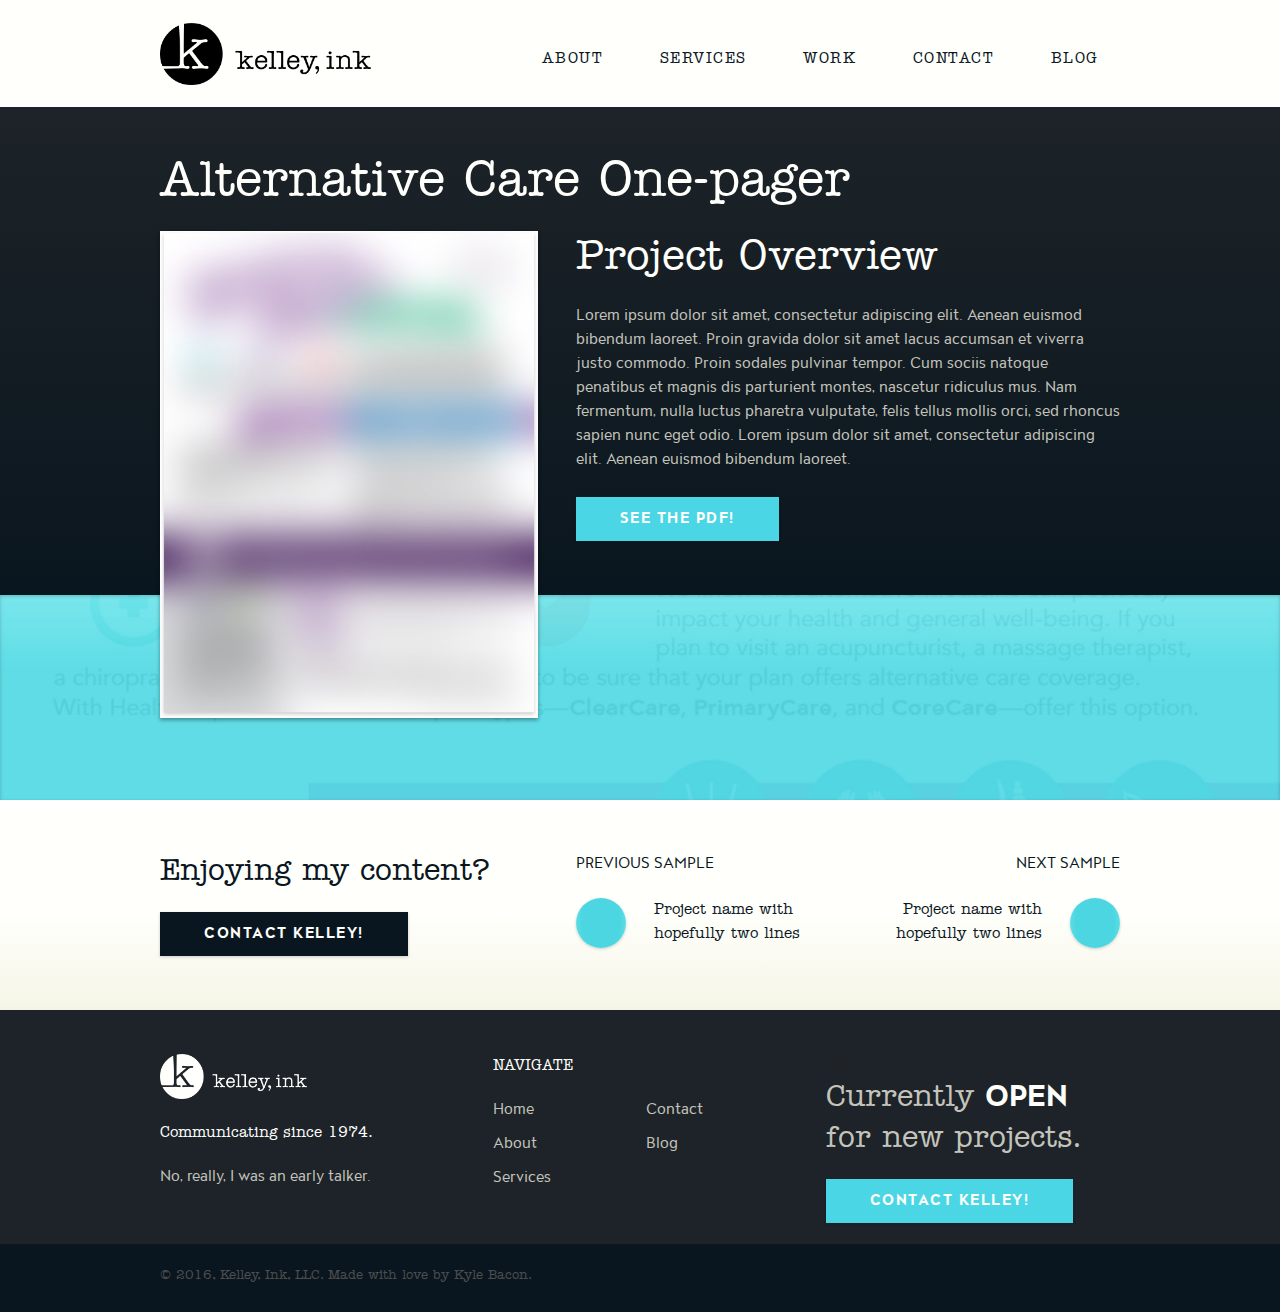
<file: work/one-page-template.html>
<!DOCTYPE html>
<html>
    <head>
		<meta charset="utf-8">
        <title>Kelley.ink Under Construction</title>
        
		<meta name="viewport" content="width=device-width, initial-scale=1">
        <link rel="stylesheet" type="text/css" href="../css/normalize.css">
        <link rel="stylesheet" type="text/css" href="../css/skeleton.css">
        
        <link rel="apple-touch-icon-precomposed" sizes="57x57" href="http://www.kelley.ink/images/apple-touch-icon-57x57.png" />
        <link rel="apple-touch-icon-precomposed" sizes="114x114" href="http://www.kelley.ink/images/apple-touch-icon-114x114.png" />
        <link rel="apple-touch-icon-precomposed" sizes="72x72" href="http://www.kelley.ink/images/apple-touch-icon-72x72.png" />
        <link rel="apple-touch-icon-precomposed" sizes="144x144" href="http://www.kelley.ink/images/apple-touch-icon-144x144.png" />
        <link rel="apple-touch-icon-precomposed" sizes="120x120" href="http://www.kelley.ink/images/apple-touch-icon-120x120.png" />
        <link rel="apple-touch-icon-precomposed" sizes="152x152" href="http://www.kelley.ink/images/apple-touch-icon-152x152.png" />
        <link rel="icon" type="image/png" href="http://www.kelley.ink/images/favicon-32x32.png" sizes="32x32" />
        <link rel="icon" type="image/png" href="http://www.kelley.ink/images/favicon-16x16.png" sizes="16x16" />
        <meta name="application-name" content="Kelley.Ink"/>
        <meta name="msapplication-TileColor" content="#FFFFFF" />
        <meta name="msapplication-TileImage" content="http://www.kelley.ink/mstile-144x144.png" />
        <meta name="robots" content="noindex, nofollow">
        <script src="https://ajax.googleapis.com/ajax/libs/jquery/2.2.0/jquery.min.js"></script>
        <script src="../js/function.js"></script>
    </head>
    <body>
        <header class="cream-bg">
            <div class="nav">
                <div class="nav-bar">
                    <div class="row">
                        <div class="container">
                        <div class="three columns header-logo">
                            <a href="/"><img class="header-logo" src="../images/header-logo.png" /></a>
                        </div>
                            <div class="nine columns">
                                <nav class="nav-bar">
                                    <ul class="nav-list u-pull-right">
                                        <li class="nav-item"><a class="nav-link" href="../#about">About</a></li>
                                        <li class="nav-item"><a class="nav-link" href="../#services">Services</a></li>
                                        <li class="nav-item"><a class="nav-link" href="../#work">Work</a></li>
                                        <li class="nav-item"><a class="nav-link" href="../#contact">Contact</a></li>
                                        <li class="nav-item"><a class="nav-link" href="../blog/">Blog</a></li>
                                    </ul>
                                </nav>
                            </div>
                        </div>
                    </div>
                </div>
            </div>
        </header>
        <section class="work-post-bg black-gradient-bg section-pad">
            <div class="container">
                <h1 class="work-post-heading">Alternative Care One-pager</h1>
                <div class="row">
                    <div class="five columns">
                        <div class="work-post-header-image-wrap">
                            <img class="work-post-header-image bottom" src="../images/port_pdf_altcare@2x-top.jpg" alt="" />
                            <img class="work-post-header-image top" src="../images/port_pdf_altcare@2x.jpg" alt="" />
                        </div>
                    </div>
                    <div class="seven columns">
                        <h2 class="work-post-subhead">Project Overview</h2>
                        <p class="work-post-description">Lorem ipsum dolor sit amet, consectetur adipiscing elit. Aenean euismod bibendum laoreet. Proin gravida dolor sit amet lacus accumsan et viverra justo commodo. Proin sodales pulvinar tempor. Cum sociis natoque penatibus et magnis dis parturient montes, nascetur ridiculus mus. Nam fermentum, nulla luctus pharetra vulputate, felis tellus mollis orci, sed rhoncus sapien nunc eget odio. 
                        Lorem ipsum dolor sit amet, consectetur adipiscing elit. Aenean euismod bibendum laoreet.</p>
                        <a href="#"><button type="button">See the PDF!</button></a>
                    </div>
                </div>
            </div>
        </section>
        <section class="middle-zoom">
            <img src="../images/port_pdf_bar_altcare@2x.jpg" alt="" />
        </section>
        <section class="work-post-cta cream-gradient-bg section-pad">
            <div class="row container">
                <div class="five columns">
                    <h4>Enjoying my content?</h4>
                    <a href=""><button class="button-dark" type="button">Contact Kelley!</button></a>
                </div>
                <div class="seven columns">
                    <div class="six columns work-post-carousel left">
                        <div class="post-nav">Previous Sample</div>
                        <a href="#">
                            <div class="work-post-circle"></div>
                            <h6 class="work-post-carousel-heading">Project name with hopefully two lines</h6>
                        </a>
                    </div>
                    <div class="six columns work-post-carousel right">
                        <div class="post-nav">Next Sample</div>
                        <a href="#">
                            <div class="work-post-circle u-pull-right"></div>
                            <h6 class="work-post-carousel-heading">Project name with hopefully two lines</h6>
                        </a>
                    </div>
                </div>
            </div>
        </section>
        <div class="footer-bg footer-section-pad"><!--begin footer-->
            <div class="container">
                <div class="row">
                    <footer>
                        <div class="four columns">
                            <a href="#"><img class="footer-logo" src="../images/footer-logo.png" alt="Kelley, ink footer logo" /></a>
                            <h6 class="footer-head">Communicating since 1974.</h6>
                            <p class="footer-text knockout-darker">No, really, I was an early talker.</p>
                        </div>
                        <div class="four columns">
                            <h6 class="footer-head">NAVIGATE</h6>
                            <ul class="footer-nav-list">
                                <div class="six columns">
                                        <li class="footer-nav-item"><a class="footer-nav-link" href="../">Home</a></li>
                                        <li class="footer-nav-item"><a class="footer-nav-link" href="../#about">About</a></li>
                                        <li class="footer-nav-item"><a class="footer-nav-link" href="../#services">Services</a></li>
                                    </div>
                                    <div class="six columns">
                                        <li class="footer-nav-item"><a class="footer-nav-link" href="../#contact">Contact</a></li>
                                        <li class="footer-nav-item"><a class="footer-nav-link" href="../blog/">Blog</a></li>
                                    </div>
                            </ul>
                        </div>
                        <div class="four columns">Four
                            <h4 class="knockout-darker">Currently <span class="knockout project-avail">open</span> for new projects.</h4>
                            <a href="http://www.kylebaconcreative.com/" target="_blank"><button class="button">Contact Kelley!</button></a>
                        </div>
                    </footer>
                </div>
            </div>
        </div>
        <section class="copyright-bg">
            <div class="container">
                <div class="row">
                    <p class="copyright-text">&copy; 2016, Kelley, Ink, LLC. Made with love by <a href="http://www.kylebaconcreative.com/" target="_blank">Kyle Bacon</a>.</p>
                </div>
            </div>
        </section>
            <!--End Footer-->
    </body>
</html>
</file>
<file: css/skeleton.css>
/*
* Skeleton V2.0.4
* Copyright 2014, Dave Gamache
* www.getskeleton.com
* Free to use under the MIT license.
* http://www.opensource.org/licenses/mit-license.php
* 12/29/2014
*/


/* Table of contents
––––––––––––––––––––––––––––––––––––––––––––––––––
- Grid
- Base Styles
- Typography
- Links
- Buttons
- Forms
- Lists
- Code
- Tables
- Spacing
- Utilities
- Clearing
- Media Queries
*/


/* Grid
–––––––––––––––––––––––––––––––––––––––––––––––––– */
.container {
  position: relative;
  width: 100%;
  max-width: 960px;
  margin: 0 auto;
  padding: 0 20px;
  box-sizing: border-box; }
.column,
.columns {
  width: 100%;
  float: left;
  box-sizing: border-box; }

/* For devices larger than 400px */
@media (min-width: 400px) {
  .container {
    width: 85%;
    padding: 0; }
}

/* For devices larger than 550px */
@media (min-width: 550px) {
  .container {
    width: 80%; }
  .column,
  .columns {
    margin-left: 4%; }
  .column:first-child,
  .columns:first-child {
    margin-left: 0; }

  .one.column,
  .one.columns                    { width: 4.66666666667%; }
  .two.columns                    { width: 13.3333333333%; }
  .three.columns                  { width: 22%;            }
  .four.columns                   { width: 30.6666666667%; }
  .five.columns                   { width: 39.3333333333%; }
  .six.columns                    { width: 48%;            }
  .seven.columns                  { width: 56.6666666667%; }
  .eight.columns                  { width: 65.3333333333%; }
  .nine.columns                   { width: 74.0%;          }
  .ten.columns                    { width: 82.6666666667%; }
  .eleven.columns                 { width: 91.3333333333%; }
  .twelve.columns                 { width: 100%; margin-left: 0; }

  .one-third.column               { width: 30.6666666667%; }
  .two-thirds.column              { width: 65.3333333333%; }

  .one-half.column                { width: 48%; }

  /* Offsets */
  .offset-by-one.column,
  .offset-by-one.columns          { margin-left: 8.66666666667%; }
  .offset-by-two.column,
  .offset-by-two.columns          { margin-left: 17.3333333333%; }
  .offset-by-three.column,
  .offset-by-three.columns        { margin-left: 26%;            }
  .offset-by-four.column,
  .offset-by-four.columns         { margin-left: 34.6666666667%; }
  .offset-by-five.column,
  .offset-by-five.columns         { margin-left: 43.3333333333%; }
  .offset-by-six.column,
  .offset-by-six.columns          { margin-left: 52%;            }
  .offset-by-seven.column,
  .offset-by-seven.columns        { margin-left: 60.6666666667%; }
  .offset-by-eight.column,
  .offset-by-eight.columns        { margin-left: 69.3333333333%; }
  .offset-by-nine.column,
  .offset-by-nine.columns         { margin-left: 78.0%;          }
  .offset-by-ten.column,
  .offset-by-ten.columns          { margin-left: 86.6666666667%; }
  .offset-by-eleven.column,
  .offset-by-eleven.columns       { margin-left: 95.3333333333%; }

  .offset-by-one-third.column,
  .offset-by-one-third.columns    { margin-left: 34.6666666667%; }
  .offset-by-two-thirds.column,
  .offset-by-two-thirds.columns   { margin-left: 69.3333333333%; }

  .offset-by-one-half.column,
  .offset-by-one-half.columns     { margin-left: 52%; }

}

@font-face {
  font-family: 'ATCOverlook-Regular';
  src: url('../fonts/atc-overlook/EOT/ATCOverlook-Regular.eot'); /* IE9 Compat Modes */
  src: url('../fonts/atc-overlook/EOT/ATCOverlook-Regular.eot?#iefix') format('embedded-opentype'), /* IE6-IE8 */
       url('../fonts/atc-overlook/WOFF2/ATCOverlook-Regular-webfont.woff2') format('woff2'), /* Super Modern Browsers */
       url('../fonts/atc-overlook/WOFF/ATCOverlook-Regular.woff') format('woff'), /* Pretty Modern Browsers */
       url('../fonts/atc-overlook/TTF/ATCOverlook-Regular.ttf')  format('truetype'), /* Safari, Android, iOS */
       url('../fonts/atc-overlook/SVG/ATCOverlook-Regular.svg') format('svg'); /* Legacy iOS */
}

@font-face {
    font-family: 'ATCOverlook-RegularItalic';
    src: url('../fonts/atc-overlook/EOT/ATCOverlook-RegularItalic.eot'); /* IE9 Compat Modes */
    src: url('../fonts/atc-overlook/EOT/ATCOverlook-RegularItalic.eot?#iefix') format('embedded-opentype'), /* IE6-IE8 */
        url('../fonts/atc-overlook/WOFF2/ATCOverlook-RegularItalic-webfont.woff2') format('woff2'), /* Super Modern Browsers */
        url('../fonts/atc-overlook/WOFF/ATCOverlook-RegularItalic.woff') format('woff'), /* Pretty Modern Browsers */
        url('../fonts/atc-overlook/TTF/ATCOverlook-RegularItalic.ttf')  format('truetype'), /* Safari, Android, iOS */
        url('../fonts/atc-overlook/SVG/ATCOverlook-RegularItalic.svg') format('svg'); /* Legacy iOS */
}

@font-face {
  font-family: 'ATCOverlook-Bold';
    src: url('../fonts/atc-overlook/EOT/ATCOverlook-Bold.eot'); /* IE9 Compat Modes */
    src: url('../fonts/atc-overlook/EOT/ATCOverlook-Bold.eot?#iefix') format('embedded-opentype'), /* IE6-IE8 */
       url('../fonts/atc-overlook/WOFF2/ATCOverlook-Bold-webfont.woff2') format('woff2'), /* Super Modern Browsers */
       url('../fonts/atc-overlook/WOFF/ATCOverlook-Bold.woff') format('woff'), /* Pretty Modern Browsers */
       url('../fonts/atc-overlook/TTF/ATCOverlook-Bold.ttf')  format('truetype'), /* Safari, Android, iOS */
       url('../fonts/atc-overlook/SVG/ATCOverlook-Bold.svg') format('svg'); /* Legacy iOS */
}

@import url("//hello.myfonts.net/count/303282");

  
@font-face {
    font-family: 'AmericanTypewriterStd-Med';
    src: url('../fonts/american-typewriter/303282_0_0.eot');
    src: url('../fonts/american-typewriter/303282_0_0.eot?#iefix') format('embedded-opentype'),
        url('../fonts/american-typewriter/303282_0_0.woff2') format('woff2'),
        url('../fonts/american-typewriter/303282_0_0.woff') format('woff'),
        url('../fonts/american-typewriter/303282_0_0.ttf') format('truetype');}
 


/* Base Styles
–––––––––––––––––––––––––––––––––––––––––––––––––– */
/* NOTE
html is set to 62.5% so that all the REM measurements throughout Skeleton
are based on 10px sizing. So basically 1.5rem = 15px :) */
html {
    font-size: 62.5%; 
}

body {
  font-size: 1.5em; /* currently ems cause chrome bug misinterpreting rems on body element */
  line-height: 1.6;
  font-weight: 400;
  font-family: 'ATCOverlook-Regular', 'HelveticaNeue', 'Helvetica Neue', Helvetica, Arial, sans-serif;
  color: #222; 
}


/* Typography
–––––––––––––––––––––––––––––––––––––––––––––––––– */
h1, h2, h3, h4, h5, h6 {
    margin-top: 0;
    margin-bottom: 2rem;
    font-weight: 500;
    color: #0A161F;
}

h1 { 
    font-family: 'AmericanTypewriterStd-Med', 'HelveticaNeue', 'Helvetica Neue', Helvetica, Arial, sans-serif; 
    font-size: 4.0rem; 
    line-height: 1.2em;  
}

h2 { 
    font-family: 'AmericanTypewriterStd-Med', 'HelveticaNeue', 'Helvetica Neue', Helvetica, Arial, sans-serif; 
    font-size: 1.8666666666666667rem; 
    line-height: 1.25em; 
}

h3 { 
    font-family: 'AmericanTypewriterStd-Med', 'HelveticaNeue', 'Helvetica Neue', Helvetica, Arial, sans-serif; 
    font-size: 1.8666666666666667em; 
    line-height: 1em;  
}

h4 { 
    font-family: 'AmericanTypewriterStd-Med', 'HelveticaNeue', 'Helvetica Neue', Helvetica, Arial, sans-serif; 
    font-size: 2.4rem; 
    line-height: 1.35em;  
}

h5 { 
    font-family: 'AmericanTypewriterStd-Med', 'HelveticaNeue', 'Helvetica Neue', Helvetica, Arial, sans-serif; 
    font-size: 1.8rem; 
    line-height: 1.5;   
}

h6 { 
    font-family: 'AmericanTypewriterStd-Med', 'HelveticaNeue', 'Helvetica Neue', Helvetica, Arial, sans-serif; 
    font-size: 1.5rem; 
    line-height: 1.6;  
}

/* Larger than phablet */
@media (min-width: 550px) {
  h1 { 
      font-family: 'AmericanTypewriterStd-Med', 'HelveticaNeue', 'Helvetica Neue', Helvetica, Arial, sans-serif; font-size: 5.0rem; 
    }
    
  h2 { 
      font-family: 'AmericanTypewriterStd-Med', 'HelveticaNeue', 'Helvetica Neue', Helvetica, Arial, sans-serif; font-size: 4.2rem; 
    }
    
  h3 { 
      font-family: 'AmericanTypewriterStd-Med', 'HelveticaNeue', 'Helvetica Neue', Helvetica, Arial, sans-serif; font-size: 3.6rem; 
    }
    
  h4 { 
      font-family: 'AmericanTypewriterStd-Med', 'HelveticaNeue', 'Helvetica Neue', Helvetica, Arial, sans-serif; font-size: 3.0rem; 
    }
    
  h5 { 
      font-family: 'AmericanTypewriterStd-Med', 'HelveticaNeue', 'Helvetica Neue', Helvetica, Arial, sans-serif; font-size: 2.4rem; 
    }
    
  h6 { 
      font-family: 'AmericanTypewriterStd-Med', 'HelveticaNeue', 'Helvetica Neue', Helvetica, Arial, sans-serif; font-size: 1.5rem; 
    }
}

p {
    color: #5B5F60;
    margin-top: 0; }


/* Links
–––––––––––––––––––––––––––––––––––––––––––––––––– */
a {
  color: #1EAEDB; }
a:hover {
  color: #0FA0CE; }


/* Buttons
–––––––––––––––––––––––––––––––––––––––––––––––––– */
.button,
button,
input[type="submit"],
input[type="reset"],
input[type="button"] {
    display: inline-block;
    height: 44px;
    padding: 0 44px;
    color: #FFFFFB;
    text-align: center;
    font-family: 'ATCOverlook-Bold';
    font-size: 1em;
    line-height: 38px;
    letter-spacing: .15rem;
    text-transform: uppercase;
    text-decoration: none;
    white-space: nowrap;
    background-color: #4BD6E5;
    box-shadow: 0px 1px 3px 0px rgba(17,21,24,0.20);
    cursor: pointer;
    border: none;
    box-sizing: border-box; 
    transition: background-color 600ms ease;
}
.button:hover,
button:hover,
input[type="submit"]:hover,
input[type="reset"]:hover,
input[type="button"]:hover,
.button:focus,
button:focus,
input[type="submit"]:focus,
input[type="reset"]:focus,
input[type="button"]:focus {
    background: #43BBC5;
    box-shadow: 0px -1px 3px 0px rgba(17,21,24,0.20);
}
.button.button-primary,
button.button-primary,
input[type="submit"].button-primary,
input[type="reset"].button-primary,
input[type="button"].button-primary {
  color: #FFF;
  background-color: #33C3F0;
}
.button.button-primary:hover,
button.button-primary:hover,
input[type="submit"].button-primary:hover,
input[type="reset"].button-primary:hover,
input[type="button"].button-primary:hover,
.button.button-primary:focus,
button.button-primary:focus,
input[type="submit"].button-primary:focus,
input[type="reset"].button-primary:focus,
input[type="button"].button-primary:focus {
  color: #FFF;
  background-color: #1EAEDB; 
}

.button.button-dark,
button.button-dark,
input[type="submit"].button-dark,
input[type="reset"].button-dark,
input[type="button"].button-dark {
    background-color: #0A161F;
}

.button.button-dark:hover,
button.button-dark:hover,
button.button-dark:hover,
input[type="submit"].button-dark:hover,
input[type="reset"].button-dark:hover,
input[type="button"].button-dark:hover,
.button.button-dark:focus,
button.button-dark:focus,
button.button-dark:focus,
input[type="submit"].button-dark:focus,
input[type="reset"].button-dark:focus,
input[type="button"].button-dark:focus {
    background-color: #000000;
}

.button.button-cream,
button.button-cream,
input[type="submit"].button-cream,
input[type="reset"].button-cream,
input[type="button"].button-cream {
    background-color: #FFFFFB;
    color: #5B5F60;
}

.button.button-cream:hover,
button.button-cream:hover,
button.button-cream:hover,
input[type="submit"].button-cream:hover,
input[type="reset"].button-cream:hover,
input[type="button"].button-cream:hover,
.button.button-cream:focus,
button.button-cream:focus,
button.button-cream:focus,
input[type="submit"].button-cream:focus,
input[type="reset"].button-cream:focus,
input[type="button"].button-cream:focus {
    background-color: #F5F5E7;
}


/* Forms
–––––––––––––––––––––––––––––––––––––––––––––––––– */
input[type="email"],
input[type="number"],
input[type="search"],
input[type="text"],
input[type="tel"],
input[type="url"],
input[type="password"],
textarea,
select {
    height: 66px;
    padding: 22px 22px; /* The 6px vertically centers text on FF, ignored by Webkit */
    background-color: #FFFFFB;
    box-shadow: inset 0px 1px 3px 0px rgba(0,0,0,0.20);
    box-sizing: border-box;
    border: none;
    font-size: 1.467em;
    color: #5B5F60;
}
/* Removes awkward default styles on some inputs for iOS */
input[type="email"],
input[type="number"],
input[type="search"],
input[type="text"],
input[type="tel"],
input[type="url"],
input[type="password"],
textarea {
  -webkit-appearance: none;
     -moz-appearance: none;
          appearance: none; }
textarea {
  min-height: 182px;
  padding-top: 22px;
  padding-bottom: 22px; }
input[type="email"]:focus,
input[type="number"]:focus,
input[type="search"]:focus,
input[type="text"]:focus,
input[type="tel"]:focus,
input[type="url"]:focus,
input[type="password"]:focus,
textarea:focus,
select:focus {
  border: 2px solid #0A161F;
  outline: 0; }
label,
legend {
  display: block;
  margin-bottom: .5rem;
  font-weight: 600; }
fieldset {
  padding: 0;
  border-width: 0; }
input[type="checkbox"],
input[type="radio"] {
  display: inline; }
label > .label-body {
  display: inline-block;
  margin-left: .5rem;
  font-weight: normal; }

::placeholder {
    color: #DEDED8;
}

/* Lists
–––––––––––––––––––––––––––––––––––––––––––––––––– */
ul {
  list-style: circle inside; }
ol {
  list-style: decimal inside; }
ol, ul {
  padding-left: 0;
  margin-top: 0; }
ul ul,
ul ol,
ol ol,
ol ul {
  margin: 1.5rem 0 1.5rem 3rem;
  font-size: 90%; }
li {
  margin-bottom: 1rem; }


/* Code
–––––––––––––––––––––––––––––––––––––––––––––––––– */
code {
  padding: .2rem .5rem;
  margin: 0 .2rem;
  font-size: 90%;
  white-space: nowrap;
  background: #F1F1F1;
  border: 1px solid #E1E1E1;
  border-radius: 4px; }
pre > code {
  display: block;
  padding: 1rem 1.5rem;
  white-space: pre; }


/* Tables
–––––––––––––––––––––––––––––––––––––––––––––––––– */
th,
td {
  padding: 12px 15px;
  text-align: left;
  border-bottom: 1px solid #E1E1E1; }
th:first-child,
td:first-child {
  padding-left: 0; }
th:last-child,
td:last-child {
  padding-right: 0; }


/* Spacing
–––––––––––––––––––––––––––––––––––––––––––––––––– */
button,
.button {
  margin-bottom: 1rem; }
input,
textarea,
select,
fieldset {
  margin-bottom: 1.5rem; }
pre,
blockquote,
dl,
figure,
table,
p,
ul,
ol,
form {
  margin-bottom: 2.5rem; }


/* Utilities
–––––––––––––––––––––––––––––––––––––––––––––––––– */
.u-full-width {
    width: 100%;
    box-sizing: border-box;
}
.u-max-full-width {
  max-width: 100%;
  box-sizing: border-box; }

.u-half-width {
    width: 50%;
    box-sizing: border-box;
}
.u-pull-right {
  float: right; }

.u-pull-left {
  float: left; }

.u-button-center,
.u-icon-center {
    margin-left: auto;
    margin-right: auto;
    text-align: center;
}

/* Misc
–––––––––––––––––––––––––––––––––––––––––––––––––– */
hr {
  margin-top: 3rem;
  margin-bottom: 3.5rem;
  border-width: 0;
  border-top: 1px solid #E1E1E1; }

strong {
    font-weight: 900;
    font-family: 'ATCOverlook-Bold', 'HelveticaNeue', 'Helvetica Neue', Helvetica, Arial, sans-serif;
}


/* Clearing
–––––––––––––––––––––––––––––––––––––––––––––––––– */

/* Self Clearing Goodness */
.container:after,
.row:after,
.u-cf {
  content: "";
  display: table;
  clear: both; }


/* Media Queries
–––––––––––––––––––––––––––––––––––––––––––––––––– */
/*
Note: The best way to structure the use of media queries is to create the queries
near the relevant code. For example, if you wanted to change the styles for buttons
on small devices, paste the mobile query code up in the buttons section and style it
there.
*/


/* Larger than mobile */
@media (min-width: 400px) {}

/* Larger than phablet (also point when grid becomes active) */
@media (min-width: 550px) {}

/* Larger than tablet */
@media (min-width: 750px) {}

/* Larger than desktop */
@media (min-width: 1000px) {}

/* Larger than Desktop HD */
@media (min-width: 1200px) {}


/* Custom
–––––––––––––––––––––––––––––––––––––––––––––––––– */

/*GLOBAL*/
.cream-bg {
     background-color: #FFFFFB;
}

.cream-gradient-bg {
     background-image: linear-gradient(0deg, #F5F5E7 0%, #FFFFFB 47%);
}

.blue-gradient-bg {
    background-image: linear-gradient(-180deg, #72E6EB 0%, #56DAE4 36%);
}

.black-gradient-bg {
    background-image: linear-gradient(0deg, #0A161F 0%, #1D2328 100%);
}
.section-pad {
    padding-top: 44px;
    padding-bottom: 44px;
}

.footer-bg {
    background-color: #1D2328;
}

.copyright-bg {
    background-color: #0A161F;
}

.link-knockout {
    color: #FFFFFB;
}

.link-knockout:hover {
    color: #F4F4E8;
}

.knockout {
    color: #FFFFFB;
}

/*GLOBAL HEADER*/
.sticky {
    position: fixed;
    width: 100%;
    left: 0;
    top: 0;
    z-index: 100;
    border-top: 0;
    background-color: #FFFFFB;
    box-shadow: 0px 2px 4px 0px rgba(0,0,0,0.20);
}
.header-logo {
    width: 100%;
    display: block;
    padding: .75em 0em .75em 0em;
}

.nav-list {
    padding-top: 2.4em;
}
.nav-item {
    font-family: 'AmericanTypewriterStd-Med';
    font-size: 1em;
    letter-spacing: .1em;
    display: inline-block;
    margin: .75em .75em 0em .75em;
}

.nav-link {
    text-decoration: none;
    color: #0A161F;
    text-align: justify;
    text-transform: uppercase;
    margin: 20px 10px 0px 20px;
}

a.nav-link:hover {
    color: #0A161F;
    border-bottom: 2px solid #72E6EB;
}

.subtitle {
    text-align: center;
}

/*HOMEPAGE_HEADER*/

.opening-heading {
    font-size: 4.8em;
    font-family: 'AmericanTypewriterStd-Med';
    text-align: center;
    padding: 80px 0px 0px 0px;
}

.opening-text {
    text-align: center;
    padding: 0px 200px 67px 200px;
}

.typed-cursor {
  opacity: 1;
  -webkit-animation: blink 0.8s infinite;
  -moz-animation: blink 0.8s infinite;
  animation: blink 0.8s infinite;
}

@keyframes blink {
  0% {
    opacity: 1;
  }
  50% {
    opacity: 0;
  }
  100% {
    opacity: 1;
  }
}

@-webkit-keyframes blink {
  0% {
    opacity: 1;
  }
  50% {
    opacity: 0;
  }
  100% {
    opacity: 1;
  }
}

@-moz-keyframes blink {
  0% {
    opacity: 1;
  }
  50% {
    opacity: 0;
  }
  100% {
    opacity: 1;
  }
}

@media (max-width: 750px) {
    .opening-text {
    text-align: center;
    padding: 0;
    } 
}

/*ABOUT*/
.headshot {
    display: block;
    width: 100%;
}

.headshot-pad {
    padding: 30px 60px 0px 60px;
}

@media (max-width: 550px) {
    .headshot-pad {
    padding: 44px 20px 44px 20px;
    }
}

/*SERVICES*/
.services {
    color: #FFFFFB;
}

.subhead.services {
    margin-top: 44px;
}

.services-brief {
    color: #FFFFFB;
}

.icon {
    margin-top: 22px;
    width: 100%;
}

.services-heading-smaller {
    font-size: .75em;
    line-height: .1em;
}

/*WORK*/
.work .subtitle {
    color: #FFFFFB;
    padding-bottom: 22px;
}

.work-image-box {
    width: 100%;
    height: 213px;
    overflow: hidden;
    display: block;
    background-size: cover;
    background-repeat: no-repeat;
    transition: 1s ease-out;
    margin-bottom: 33px;
}

.work-image-box.large {
    width: 100%;
    height: 305px;
    overflow: hidden;
    display: block;
    background-size: cover;
    background-repeat: no-repeat;
    transition: 1s ease-out;
    margin-bottom: 33px;
}

.work-image-box:hover {
    background: linear-gradient(-180deg, #72E6EB 0%, #56DAE4 36%);
    opacity: 0.75;
}

.work-image-content {
    opacity: 0;
}

.work-image-box:hover .work-image-content {
    opacity: 1;
}

a.work-link {
    text-decoration: none;
    display: block;
}

.work-caption {
    padding: 22px;
    color: #0A161F;
}

.work-title {
    display: block;
    font-family: 'AmericanTypewriterStd-Med', 'HelveticaNeue', 'Helvetica Neue', Helvetica, Arial, sans-serif;
    font-size: 1.2em;
    line-height: 1em;
    margin-bottom: 11px;
}

.work-body {
    display: block;
}

/*WORK_POSTS*/

.work-post-header-image-wrap {
    position: relative;
    display: block;
    height: 200px;
}

.work-post-header-image-wrap .top {
    opacity: 1;
    transition: opacity 1s ease;
}

.work-post-header-image-wrap:hover .top {
    opacity: 0;
    transition: opacity 1s ease;
}

.work-post-header-image {
    width: 100%;
    position: absolute;
    display: block;
    top: 0;
    left: 0;
    box-shadow: 0px 2px 4px 0px rgba(0,0,0,0.20);
}

.work-project-overview-bg {
    padding-top: 124px;
}

.work-post-feature-padding {
    margin-top: 44px;
}

.work-post-heading {
    color: #FFFFFB;
}

.work-post-feature-heading {
    color: #FFFFFB;
    text-align: center;
}

.work-post-key-feature-wrap {
    position: relative;
    overflow: hidden;
}

.work-post-key-feature-image {
    width: 100%;
    display: block;
}

.work-post-feature-name-wrap {
    text-align: center;
    background-color: #0A161F;
    height: 35px;
    width: 100%;
    position: absolute;
    bottom: 0px;
}

.work-post-key-feature-heading {
    position: absolute;
    bottom: 0px;
    width: 100%;
    color: #fffffb;
    transform: translatey(-60%);
    top: 50%;
}

.work-post-key-feature-body {
   color: #FFFFFB; 
}

.work-post-subhead {
    color: #FFFFFB;
}

.work-post-description {
    color: #C4C4BC;
}

.middle-zoom img {
    max-width: 100%;
}

.work-post-carousel {
    position: relative;
}

.work-post-carousel a {
    text-decoration: none;
}

.work-post-carousel-heading {
    font-size 1.5em;
}

.left .work-post-carousel-heading  {
    margin-left: 30%;
}

.right .work-post-carousel-heading {
    margin-right: 30%;
    text-align: right;
}

.work-post-circle {
    height: 50px;
    width: 50px;
    background-image: radial-gradient(75% 125%, #4BD6E1 50%, #7FEBEE 100%);
    box-shadow: 0px 1px 3px 0px rgba(18,21,24,0.20);
    border-radius: 1000px;
    position: absolute;
}

.right .work-post-circle {
   right: 0; 
}

.right .post-nav {
    text-align: right;
}

/*BLOG POSTS*/

.blog-post .subtitle {
    color: #FFFFFB;
    padding-bottom: 22px;
}

.blog-post .subtitle a {
    color: #FFFFFB;
    text-decoration: none;
}

.post-date {
    color: #C4C4BC;
}

.tag-heading {
    display: inline;
    color: #C4C4BC;
}

.tag-list {
    display: inline;
    list-style: none;
}

.tag-item {
    display: inline;
    margin: 0px 11px;
}

.post-nav {
    text-transform: uppercase;
    margin-bottom: 22px;
    color: #0A161F;
    font-size: 1em;
}

.post-circle {
    height: 62px;
    width: 62px;
    background-image: linear-gradient(0deg, #0A161F 50%, #000000 0%);
    box-shadow: 0px 1px 3px 0px rgba(18,21,24,0.20);
    border-radius: 1000px;
}

.post-carousel .right {
    float: right;
    text-align: right;
}

@media (max-width: 550px) {
    .post-circle {
        margin-bottom: 11px;
    }
}

.post-carousel-heading {
    margin-bottom: 11px;
    font-size: 1.5em;
}

.post-carousel-date {
    color: #5B5F60;
}

/*FOOTER*/

.footer-section-pad {
    padding-top: 44px;
    padding-bottom: 11px;
}

@media (max-width: 800px) {
    .footer-logo {
        width: 100%;
        display: block;
        padding-bottom: 22px;
    }
}

@media (max-width: 550px) {
    .footer-logo {
        width: 50%;
        display: block;
        margin-right: auto;
        margin-left: auto;
        padding-bottom: 22px;
    }
}

@media (min-width: 801px) {
 .footer-logo {
        width: 50%;
        display: block;
        padding-bottom: 22px;
    }   
}

.footer-nav-item {
    list-style: none;
}

.footer-nav-link {
    text-decoration: none;
    color: #C4C4BC;
}

.footer-nav-link:hover {
    text-decoration: none;
    color: #FFFFFB;
}

.footer-head {
    color: #FFFFFB;
}

.footer-heading-override {
    margin-bottom: 0;
}

.knockout-darker {
    color: #C4C4BC;
}

.project-avail {
    font-family: 'ATCOverlook-Bold', 'HelveticaNeue', 'Helvetica Neue', Helvetica, Arial, sans-serif;
    font-weight: 700;
    text-transform: uppercase;
    color: #FFFFFB;
}

.copyright-text {
    font-family:'AmericanTypewriterStd-Med', 'HelveticaNeue', 'Helvetica Neue', Helvetica, Arial, sans-serif;
    font-size: 0.867em;
    color: #4D4D4D;
    padding: 22px 0px 0px 0px;
}

.copyright-text a {
    text-decoration: none;
    color: #4D4D4D;
}

.copyright-text a:hover {
    color: #707070;
}
</file>
<file: css/work.css>
.work-one {
    background-image: url(../images/portfolio-small-placeholder.png);
}

.work-one {
    background-image: url(../images/portfolio-small-placeholder.png);
}
</file>
